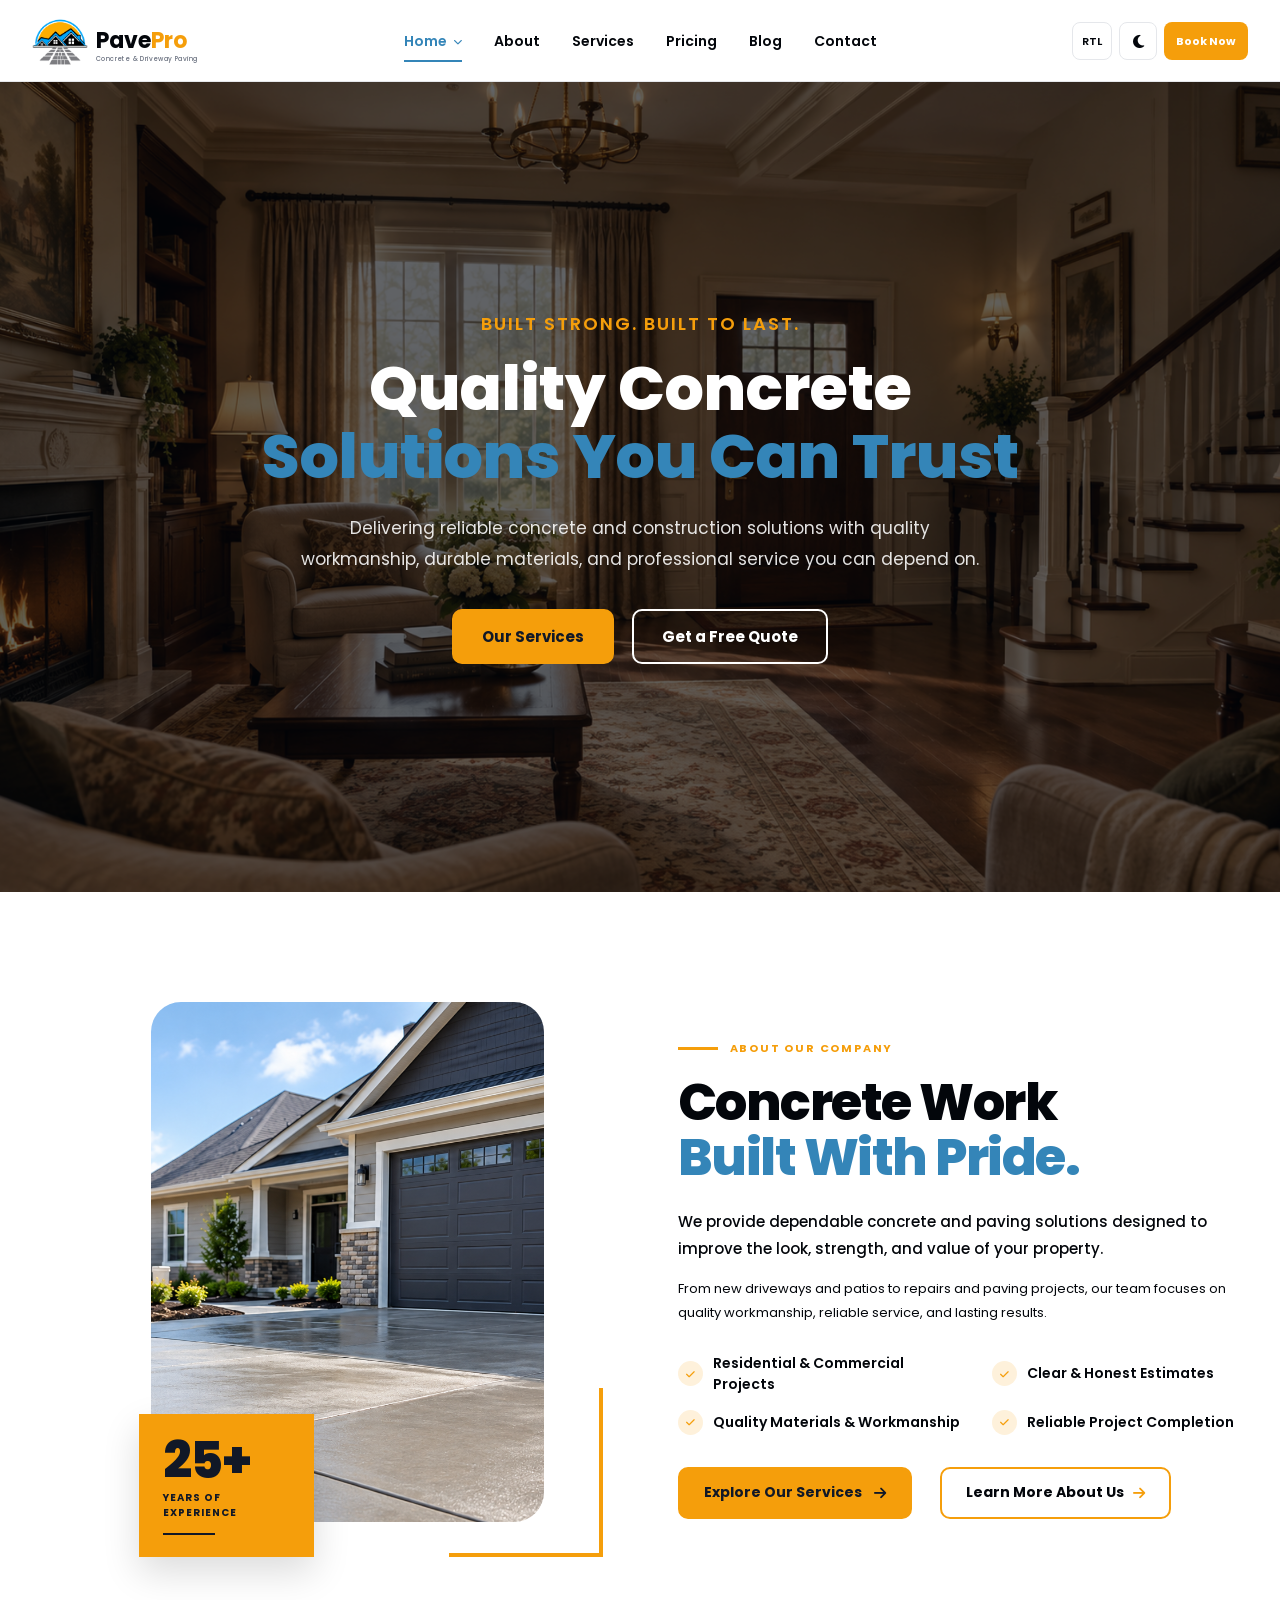
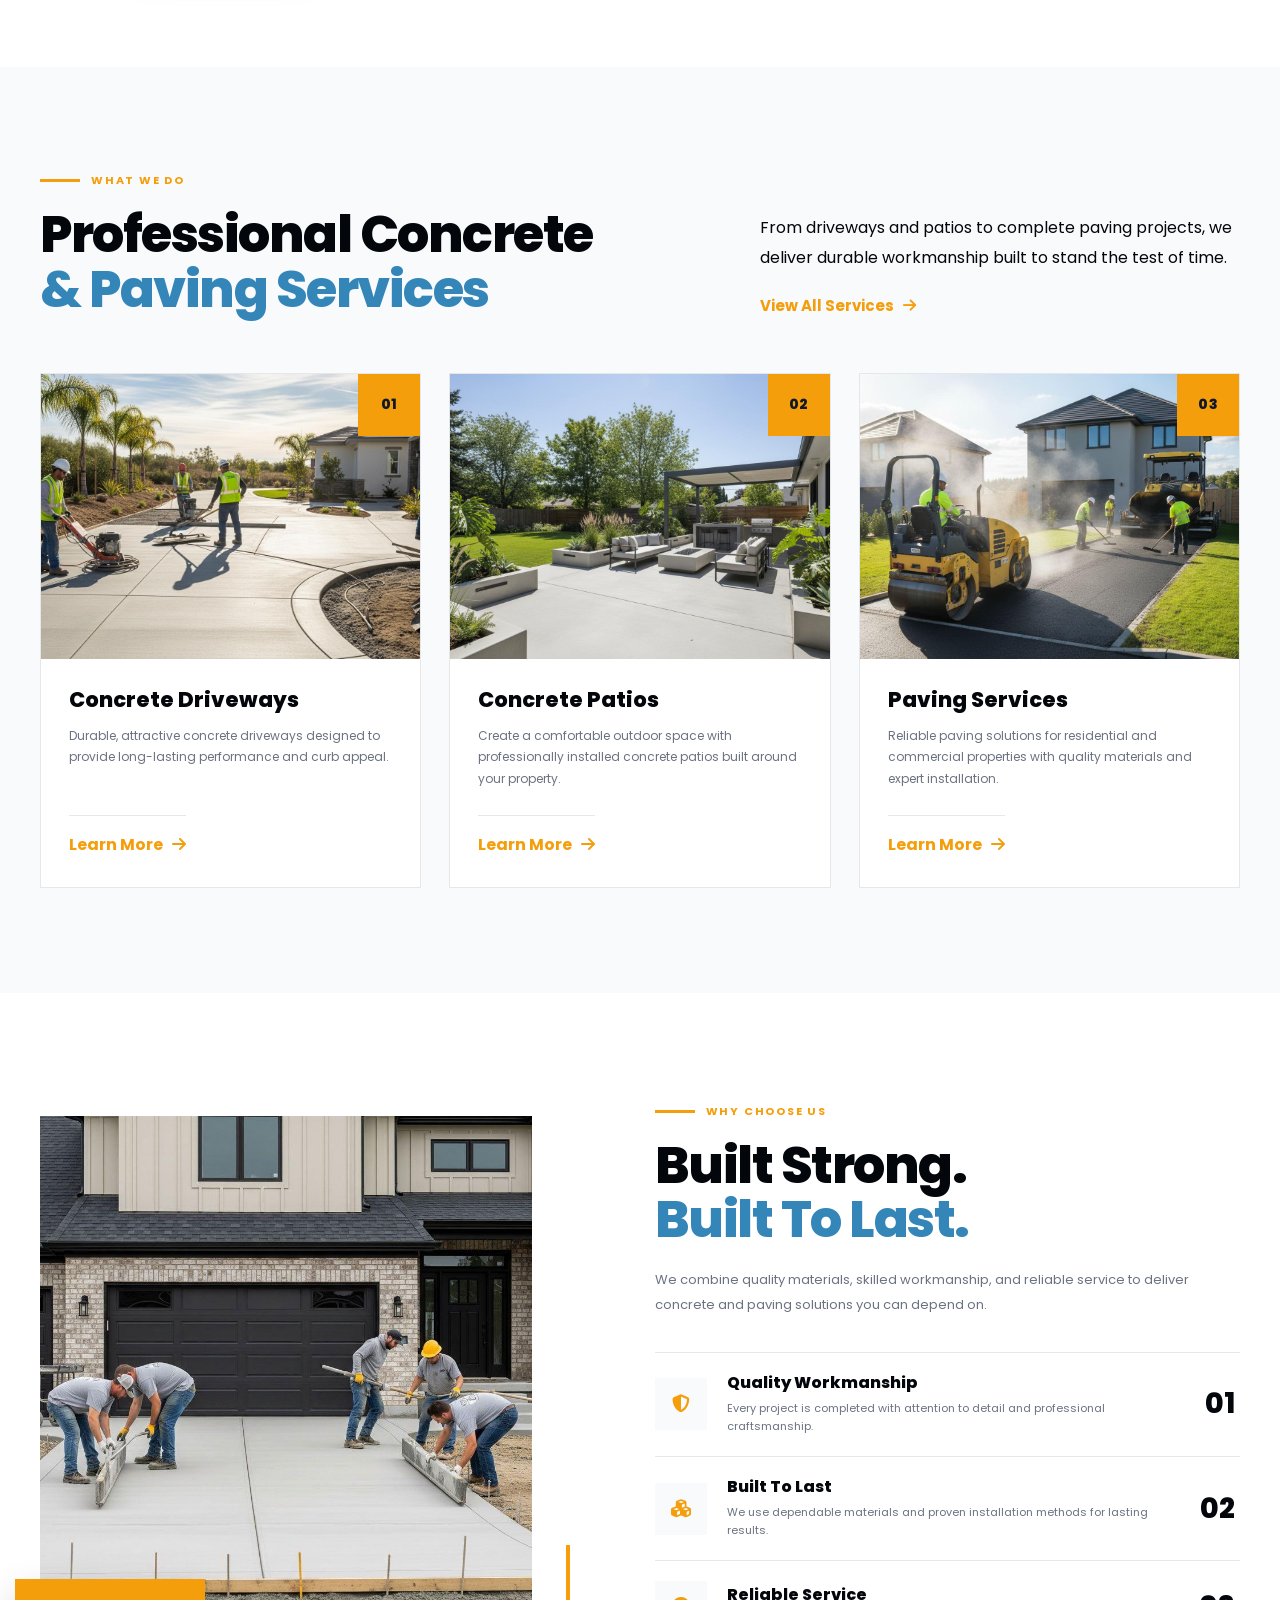
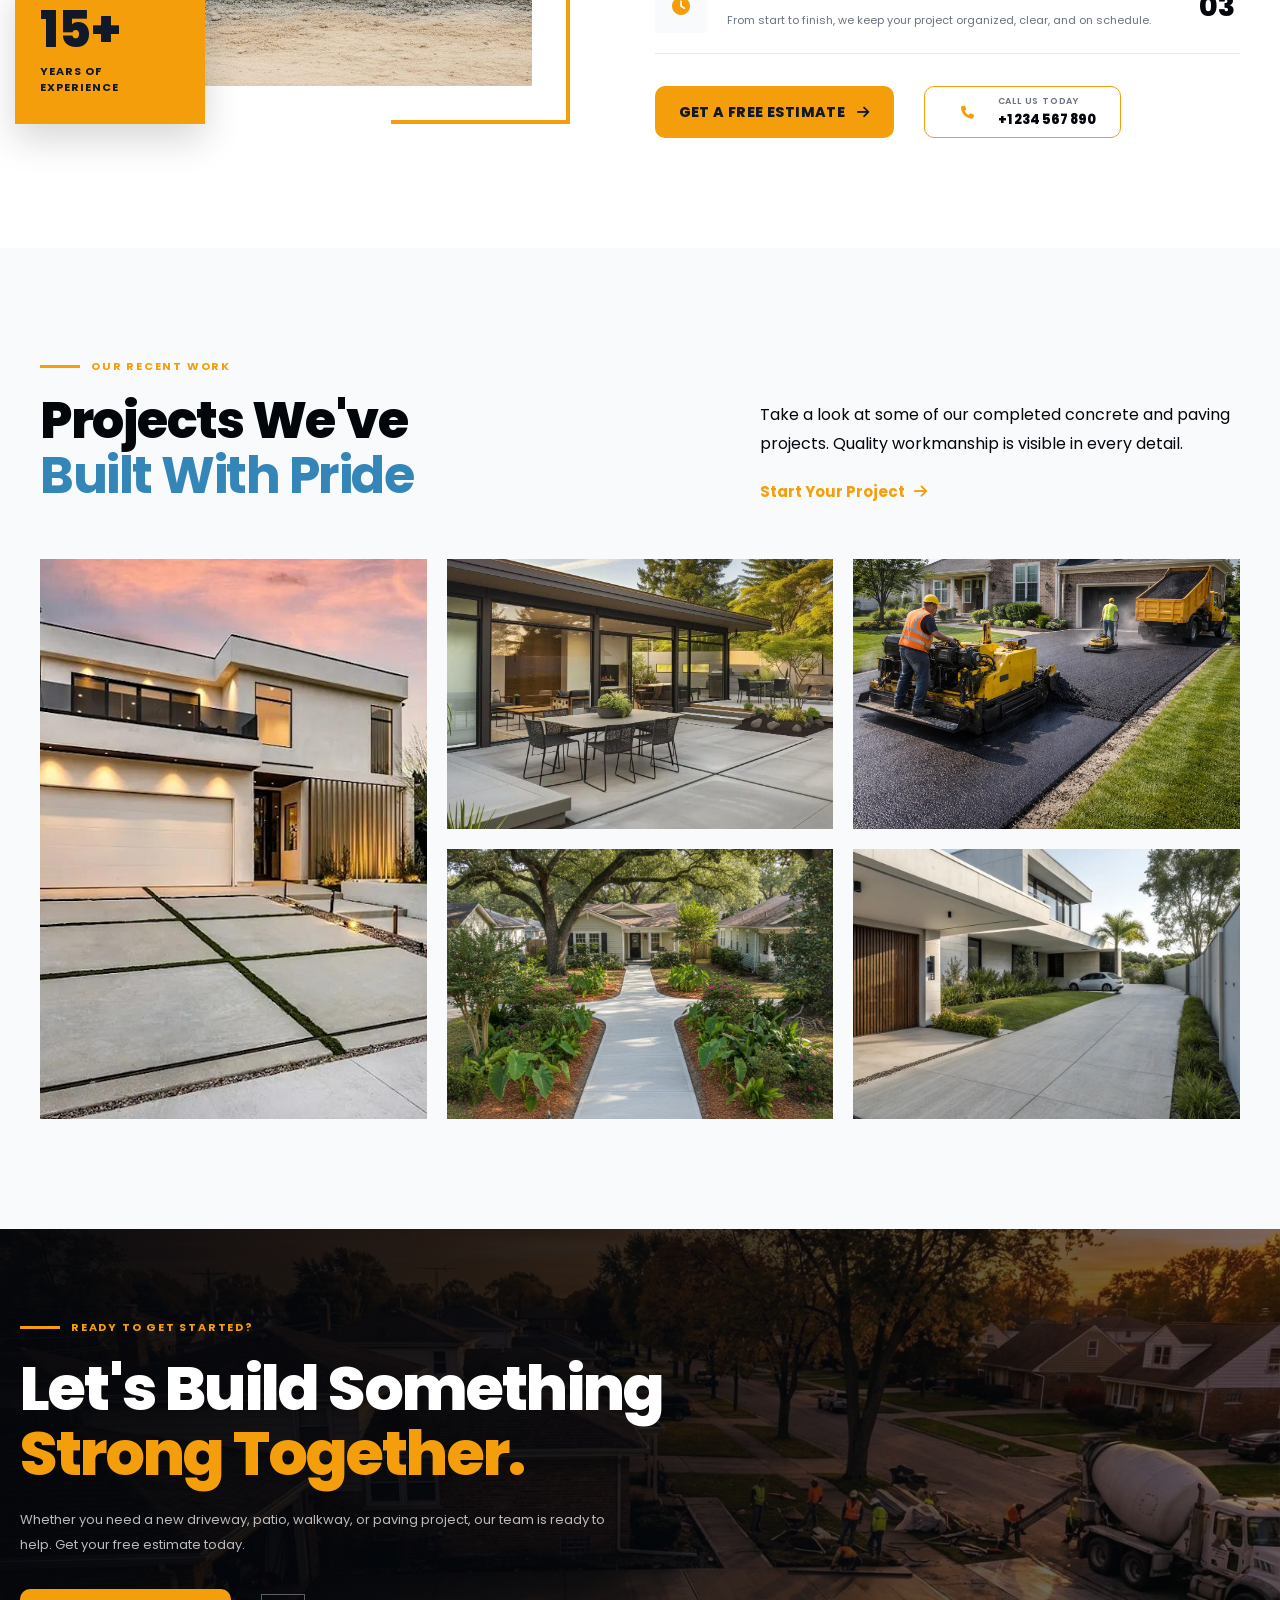
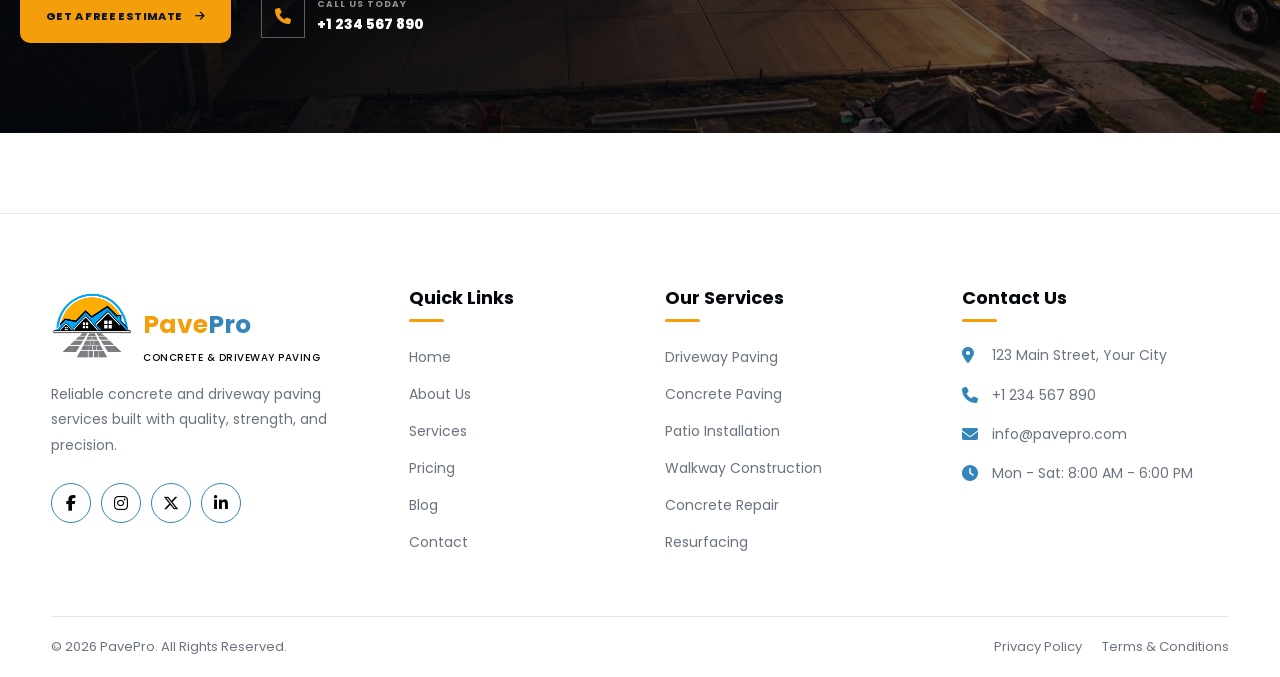
<file: index.html>
<!DOCTYPE html>
<html lang="en" dir="ltr">
<head>
    <meta charset="UTF-8">
    <meta name="viewport" content="width=device-width, initial-scale=1.0">

    <title>Concrete & Driveway Paving contractor</title>
      <link rel="icon" type="images/png" href="images/logo.png">
    <link rel="preconnect" href="https://fonts.googleapis.com">
    <link rel="preconnect" href="https://fonts.gstatic.com" crossorigin>
    <link href="https://fonts.googleapis.com/css2?family=Poppins:wght@400;500;600;700&display=swap" rel="stylesheet">
    <link rel="stylesheet"
          href="https://cdnjs.cloudflare.com/ajax/libs/font-awesome/6.7.2/css/all.min.css">

    <link rel="stylesheet" href="index.css">
</head>

<body>
<header class="navbar">

    <div class="nav-container">
        <a href="index.html" class="logo">
            <img src="images/logo.png" alt="PavePro Logo">
            <span>Pave<span>Pro</span></span>
              <small>Concrete & Driveway Paving</small>
        </a>
        <nav class="nav-menu">
            <div class="nav-dropdown">

                <a href="index.html" class="nav-link home-link">
                    Home
                    <i class="fa-solid fa-chevron-down"></i>
                </a>

                <div class="dropdown-menu">
                    <a href="index.html">Home 1</a>
                    <a href="home2.html">Home 2</a>
                </div>

            </div>
            <a href="about.html" class="nav-link">About</a>

            <a href="services.html" class="nav-link">Services</a>

            <a href="pricing.html" class="nav-link">Pricing</a>

            <a href="blog.html" class="nav-link">Blog</a>

            <a href="contact.html" class="nav-link">Contact</a>

        </nav>
        <div class="nav-actions">

            <button type="button"
                    class="action-btn rtl-btn"
                    id="rtlBtn">
                RTL
            </button>


            <button type="button"
                    class="action-btn theme-btn"
                    aria-label="Toggle dark mode">
                <i class="fa-solid fa-moon"></i>
            </button>


            <a href="requestaquote.html" class="login-btn">
                Book Now
            </a>

        </div>
        <div class="mobile-controls">

            <button type="button"
                    class="mobile-icon rtl-btn"
                    id="mobileRtlBtn">
                RTL
            </button>


            <button type="button"
                    class="mobile-icon theme-btn"
                    aria-label="Toggle dark mode">
                <i class="fa-solid fa-moon"></i>
            </button>


            <button type="button"
                    class="menu-toggle"
                    id="hamburgerBtn"
                    aria-label="Open menu"
                    aria-expanded="false"
                    aria-controls="mobileMenu">

                <i class="fa-solid fa-bars"></i>

            </button>

        </div>

    </div>
    <div class="mobile-menu" id="mobileMenu">
        <div class="mobile-nav-dropdown">

            <button type="button"
                    class="mobile-nav-link mobile-home-toggle"
                    id="mobileHomeToggle">

                <span>Home</span>

                <i class="fa-solid fa-chevron-down"></i>

            </button>


            <div class="mobile-dropdown-menu"
                 id="mobileHomeDropdown">

                <a href="index.html">Home 1</a>

                <a href="home2.html">Home 2</a>

            </div>

        </div>
        <a href="about.html">About</a>

        <a href="services.html">Services</a>

        <a href="pricing.html">Pricing</a>

        <a href="blog.html">Blog</a>

        <a href="contact.html">Contact</a>
        <a href="requestaquote.html" class="mobile-login">
           Book Now
        </a>

    </div>

</header>
<section class="hero-section">

    <div class="hero-overlay"></div>

    <div class="hero-content">

        <p class="hero-subtitle">Built Strong. Built to Last.</p>

        <h1>Quality Concrete<span> Solutions You Can Trust</span> </h1>

        <p class="hero-description">
            Delivering reliable concrete and construction solutions
            with quality workmanship, durable materials, and
            professional service you can depend on.
        </p>

        <div class="hero-buttons">
            <a href="services.html" class="btn btn-primary">
                Our Services
            </a>

            <a href="contact.html" class="btn btn-outline">
                Get a Free Quote
            </a>
        </div>

    </div>

</section>
<section class="about-section" id="about">

    <div class="container">

        <div class="about-grid">
            <div class="about-image-wrap">

                <div class="about-image">

                    <img
                        src="images/about.png"
                        alt="Professional concrete driveway installation"
                    >

                </div>
                <div class="experience-badge">

                    <strong>25+</strong>

                    <span>
                        YEARS OF<br>
                        EXPERIENCE
                    </span>

                    <i></i>

                </div>

            </div>
            <div class="about-content">

                <div class="about-label">
                    <span></span>
                    ABOUT OUR COMPANY
                </div>


                <h2>
                    Concrete Work
                    <strong>Built With Pride.</strong>
                </h2>


                <p class="about-intro-text">
                    We provide dependable concrete and paving solutions
                    designed to improve the look, strength, and value
                    of your property.
                </p>


                <p class="about-description">
                    From new driveways and patios to repairs and paving
                    projects, our team focuses on quality workmanship,
                    reliable service, and lasting results.
                </p>

                <div class="about-features">

                    <div class="about-feature">

                        <span class="feature-check">
                            <i class="fa-solid fa-check"></i>
                        </span>

                        <span>
                            Residential & Commercial Projects
                        </span>

                    </div>


                    <div class="about-feature">

                        <span class="feature-check">
                            <i class="fa-solid fa-check"></i>
                        </span>

                        <span>
                            Clear & Honest Estimates
                        </span>

                    </div>


                    <div class="about-feature">

                        <span class="feature-check">
                            <i class="fa-solid fa-check"></i>
                        </span>

                        <span>
                            Quality Materials & Workmanship
                        </span>

                    </div>


                    <div class="about-feature">

                        <span class="feature-check">
                            <i class="fa-solid fa-check"></i>
                        </span>

                        <span>
                            Reliable Project Completion
                        </span>

                    </div>

                </div>
               <div class="about-actions">

    <a href="services.html" class="btn btn-primary">
        <span>Explore Our Services</span>
        <i class="fa-solid fa-arrow-right"></i>
    </a>

    <a href="contact.html" class="about-more-link">
        <span>Learn More About Us</span>
        <i class="fa-solid fa-arrow-right"></i>
    </a>

</div>

            </div>

        </div>

    </div>

</section>

<section class="services-section" id="services">

    <div class="container">
        <div class="services-heading">

            <div class="services-heading-left">

                <span class="section-label">
                    <i></i>
                    WHAT WE DO
                </span>

                <h2>
                    Professional Concrete
                    <strong>& Paving Services</strong>
                </h2>

            </div>

            <div class="services-heading-right">

                <p>
                    From driveways and patios to complete paving
                    projects, we deliver durable workmanship built
                    to stand the test of time.
                </p>

                <a href="services.html" class="services-top-link">
                    View All Services
                    <i class="fa-solid fa-arrow-right"></i>
                </a>

            </div>

        </div>
        <div class="services-grid">
            <article class="service-card">

                <div class="service-image">

                    <img
                        src="images/driveways.jpg"
                        alt="Concrete driveway installation"
                    >

                    <span class="service-number">
                        01
                    </span>

                </div>

                <div class="service-content">

                    <h3>
                        Concrete Driveways
                    </h3>

                    <p>
                        Durable, attractive concrete driveways
                        designed to provide long-lasting performance
                        and curb appeal.
                    </p>

                    <a href="services.html" class="service-link">
                        Learn More
                        <i class="fa-solid fa-arrow-right"></i>
                    </a>

                </div>

            </article>
            <article class="service-card">

                <div class="service-image">

                    <img
                        src="images/patios.jpg"
                        alt="Concrete patio installation"
                    >

                    <span class="service-number">
                        02
                    </span>

                </div>

                <div class="service-content">

                    <h3>
                        Concrete Patios
                    </h3>

                    <p>
                        Create a comfortable outdoor space with
                        professionally installed concrete patios
                        built around your property.
                    </p>

                    <a href="services.html" class="service-link">
                        Learn More
                        <i class="fa-solid fa-arrow-right"></i>
                    </a>

                </div>

            </article>
            <article class="service-card">

                <div class="service-image">

                    <img
                        src="images/paving.jpg"
                        alt="Professional paving project"
                    >

                    <span class="service-number">
                        03
                    </span>

                </div>

                <div class="service-content">

                    <h3>
                        Paving Services
                    </h3>

                    <p>
                        Reliable paving solutions for residential
                        and commercial properties with quality
                        materials and expert installation.
                    </p>

                    <a href="services.html" class="service-link">
                        Learn More
                        <i class="fa-solid fa-arrow-right"></i>
                    </a>

                </div>

            </article>


        </div>

    </div>

</section>

<section class="why-section" id="why-us">

    <div class="why-container">
        <div class="why-image-wrap">

            <div class="why-image">
                <img
                    src="images/whychooseus.jpg"
                    alt="Professional concrete contractor working"
                >
            </div>

            <div class="why-experience">
                <strong>15+</strong>
                <span>Years of<br>Experience</span>
            </div>

        </div>
        <div class="why-content">

            <span class="why-label">
                <i></i>
                WHY CHOOSE US
            </span>

            <h2>
                Built Strong.
                <strong>Built To Last.</strong>
            </h2>

            <p class="why-intro">
                We combine quality materials, skilled workmanship,
                and reliable service to deliver concrete and paving
                solutions you can depend on.
            </p>
            <div class="why-list">
                <div class="why-item">

                    <div class="why-icon">
                        <i class="fa-solid fa-shield-halved"></i>
                    </div>

                    <div class="why-item-content">
                        <h3>Quality Workmanship</h3>
                        <p>
                            Every project is completed with attention
                            to detail and professional craftsmanship.
                        </p>
                    </div>

                    <span class="why-item-number">01</span>

                </div>
                <div class="why-item">

                    <div class="why-icon">
                        <i class="fa-solid fa-cubes"></i>
                    </div>

                    <div class="why-item-content">
                        <h3>Built To Last</h3>
                        <p>
                            We use dependable materials and proven
                            installation methods for lasting results.
                        </p>
                    </div>

                    <span class="why-item-number">02</span>

                </div>
                <div class="why-item">

                    <div class="why-icon">
                        <i class="fa-solid fa-clock"></i>
                    </div>

                    <div class="why-item-content">
                        <h3>Reliable Service</h3>
                        <p>
                            From start to finish, we keep your project
                            organized, clear, and on schedule.
                        </p>
                    </div>

                    <span class="why-item-number">03</span>

                </div>

            </div>
            <div class="why-action">

                <a href="contact.html" class="why-btn">
                    Get A Free Estimate
                    <i class="fa-solid fa-arrow-right"></i>
                </a>

                <div class="why-phone">
                    <i class="fa-solid fa-phone"></i>
                    <div>
                        <span>Call Us Today</span>
                        <strong>+1 234 567 890</strong>
                    </div>
                </div>

            </div>

        </div>

    </div>

</section>

<section class="projects-section" id="projects">

    <div class="projects-container">
        <div class="projects-heading">

            <div class="projects-heading-left">

                <span class="projects-label">
                    <i></i>
                    OUR RECENT WORK
                </span>

                <h2>
                    Projects We've
                    <strong>Built With Pride</strong>
                </h2>

            </div>

            <div class="projects-heading-right">

                <p>
                    Take a look at some of our completed concrete
                    and paving projects. Quality workmanship is
                    visible in every detail.
                </p>

                <a href="contact.html" class="projects-view-link">
                    Start Your Project
                    <i class="fa-solid fa-arrow-right"></i>
                </a>

            </div>

        </div>
        <div class="projects-grid">
            <a href="#" class="project-card project-large">

                <img
                    src="images/mordern.jpg"
                    alt="Residential concrete driveway"
                >

                <div class="project-overlay">

                    <span>01</span>

                    <div>
                        <small>CONCRETE</small>
                        <h3>Modern Driveway</h3>
                    </div>

                    <i class="fa-solid fa-arrow-up-right-from-square"></i>

                </div>

            </a>
            <a href="services.html" class="project-card">

                <img
                    src="images/outdoor.jpg"
                    alt="Modern concrete patio"
                >

                <div class="project-overlay">

                    <span>02</span>

                    <div>
                        <small>PATIO</small>
                        <h3>Outdoor Patio</h3>
                    </div>

                    <i class="fa-solid fa-arrow-up-right-from-square"></i>

                </div>

            </a>
            <a href="services.html" class="project-card">

                <img
                    src="images/drivewaypaving.jpg"
                    alt="Professional paving project"
                >

                <div class="project-overlay">

                    <span>03</span>

                    <div>
                        <small>PAVING</small>
                        <h3>Driveway Paving</h3>
                    </div>

                    <i class="fa-solid fa-arrow-up-right-from-square"></i>

                </div>

            </a>
            <a href="services.html" class="project-card">

                <img
                    src="images/gardern.jpg"
                    alt="Concrete walkway installation"
                >

                <div class="project-overlay">

                    <span>04</span>

                    <div>
                        <small>CONCRETE</small>
                        <h3>Garden Walkway</h3>
                    </div>

                    <i class="fa-solid fa-arrow-up-right-from-square"></i>

                </div>

            </a>
            <a href="services.html" class="project-card">

                <img
                    src="images/commercial.jpg"
                    alt="Commercial paving project"
                >

                <div class="project-overlay">

                    <span>05</span>

                    <div>
                        <small>COMMERCIAL</small>
                        <h3>Commercial Paving</h3>
                    </div>

                    <i class="fa-solid fa-arrow-up-right-from-square"></i>

                </div>

            </a>

        </div>

    </div>

</section>

<section class="cta-section" id="estimate">

    <div class="cta-bg">
        <img
            src="images/cta 1.jpg"
            alt="Professional concrete paving project"
        >
    </div>

    <div class="cta-overlay"></div>

    <div class="cta-container">

        <div class="cta-content">

            <span class="cta-label">
                <i></i>
                READY TO GET STARTED?
            </span>

            <h2>
                Let's Build Something
                <strong>Strong Together.</strong>
            </h2>

            <p>
                Whether you need a new driveway, patio, walkway,
                or paving project, our team is ready to help.
                Get your free estimate today.
            </p>

            <div class="cta-actions">

                <a href="contact.html" class="cta-btn">
                    Get A Free Estimate
                    <i class="fa-solid fa-arrow-right"></i>
                </a>

                <a href="tel:+1234567890" class="cta-call">
                    <span class="cta-call-icon">
                        <i class="fa-solid fa-phone"></i>
                    </span>

                    <span>
                        <small>CALL US TODAY</small>
                        <strong>+1 234 567 890</strong>
                    </span>
                </a>

            </div>

        </div>

    </div>

</section>

<footer class="footer">

    <div class="footer-container">
        <div class="footer-column footer-about">

            <a href="index.html" class="footer-logo">
                <img src="images/logo.png" alt="PavePro Logo">
                <span>Pave<span>Pro</span></span>
                 <small>Concrete & Driveway Paving</small>
            </a>

            <p>
                Reliable concrete and driveway paving services
                built with quality, strength, and precision.
            </p>

            <div class="footer-social">

                <a href="#" aria-label="Facebook">
                    <i class="fa-brands fa-facebook-f"></i>
                </a>

                <a href="#" aria-label="Instagram">
                    <i class="fa-brands fa-instagram"></i>
                </a>

                <a href="#" aria-label="Twitter">
                    <i class="fa-brands fa-x-twitter"></i>
                </a>

                <a href="#" aria-label="LinkedIn">
                    <i class="fa-brands fa-linkedin-in"></i>
                </a>

            </div>

        </div>
        <div class="footer-column">

            <h3>Quick Links</h3>

            <ul>
                <li><a href="index.html">Home</a></li>
                <li><a href="about.html">About Us</a></li>
                <li><a href="services.html">Services</a></li>
                <li><a href="pricing.html">Pricing</a></li>
                <li><a href="blog.html">Blog</a></li>
                <li><a href="contact.html">Contact</a></li>
            </ul>

        </div>
        <div class="footer-column">

            <h3>Our Services</h3>

            <ul>
                <li><a href="services.html">Driveway Paving</a></li>
                <li><a href="services.html">Concrete Paving</a></li>
                <li><a href="services.html">Patio Installation</a></li>
                <li><a href="services.html">Walkway Construction</a></li>
                <li><a href="services.html">Concrete Repair</a></li>
                <li><a href="services.html">Resurfacing</a></li>
            </ul>

        </div>

        <div class="footer-column footer-contact">

            <h3>Contact Us</h3>

            <div class="contact-item">
                <i class="fa-solid fa-location-dot"></i>
                <span>123 Main Street, Your City</span>
            </div>

            <div class="contact-item">
                <i class="fa-solid fa-phone"></i>
                <span>+1 234 567 890</span>
            </div>

            <div class="contact-item">
                <i class="fa-solid fa-envelope"></i>
                <span>info@pavepro.com</span>
            </div>

            <div class="contact-item">
                <i class="fa-solid fa-clock"></i>
                <span>Mon - Sat: 8:00 AM - 6:00 PM</span>
            </div>

        </div>

    </div>
    <div class="footer-bottom">

        <p>
            © 2026 PavePro. All Rights Reserved.
        </p>

        <div class="footer-bottom-links">
            <a href="#">Privacy Policy</a>
            <a href="#">Terms &amp; Conditions</a>
        </div>

    </div>

</footer>

<script src="script.js"></script>

</body>
</html>
</file>
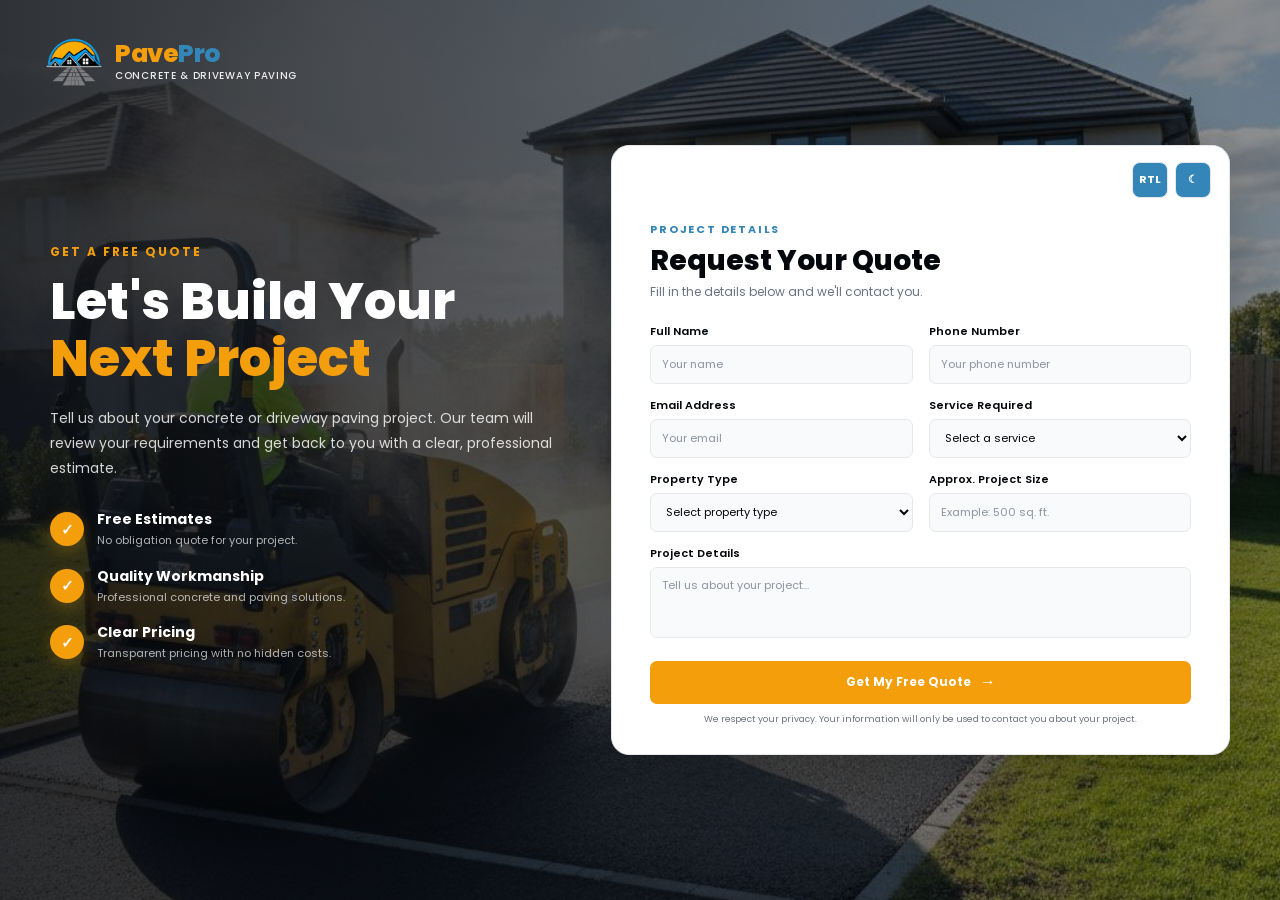
<file: requestaquote.html>
<!DOCTYPE html>
<html lang="en">

<head>
    <meta charset="UTF-8">
    <meta name="viewport" content="width=device-width, initial-scale=1.0">

    <title>Concrete & Driveway Paving Contractor</title>
      <link rel="icon" type="images/png" href="images/logo.png">

    <link rel="stylesheet" href="requestquote.css">

    <link rel="preconnect" href="https://fonts.googleapis.com">
    <link rel="preconnect" href="https://fonts.gstatic.com" crossorigin>

    <link
        href="https://fonts.googleapis.com/css2?family=Poppins:wght@400;500;600;700;800&display=swap"
        rel="stylesheet"
    >
</head>

<body>

    <main class="quote-page">
        <div class="quote-bg"></div>
        <div class="quote-overlay"></div>

        <div class="quote-container">

            <div class="quote-info">

                <span class="quote-label">
                    GET A FREE QUOTE
                </span>


                <h1>
                    Let's Build Your
                    <span>Next Project</span>
                </h1>


                <p>
                    Tell us about your concrete or driveway paving
                    project. Our team will review your requirements
                    and get back to you with a clear, professional
                    estimate.
                </p>

                <div class="quote-points">

                    <div class="quote-point">

                        <div class="point-icon">
                            ✓
                        </div>

                        <div>
                            <h3>
                                Free Estimates
                            </h3>

                            <p>
                                No obligation quote for your project.
                            </p>
                        </div>

                    </div>

                    <div class="quote-point">

                        <div class="point-icon">
                            ✓
                        </div>

                        <div>
                            <h3>
                                Quality Workmanship
                            </h3>

                            <p>
                                Professional concrete and paving solutions.
                            </p>
                        </div>

                    </div>

                    <div class="quote-point">

                        <div class="point-icon">
                            ✓
                        </div>

                        <div>
                            <h3>
                                Clear Pricing
                            </h3>

                            <p>
                                Transparent pricing with no hidden costs.
                            </p>
                        </div>

                    </div>

                </div>

            </div>

            <div class="quote-form-card">

                <div class="quote-top-controls">
<a href="index.html" class="quote-brand">
    <img src="images/logo.png" alt="PavePro Logo">

    <div class="quote-brand-text">
        <span class="quote-brand-name">
            Pave<span>Pro</span>
        </span>
        <small>Concrete &amp; Driveway Paving</small>
    </div>
</a>

                    <button
                        type="button"
                        id="quoteRtlBtn"
                        class="quote-control-btn"
                        aria-label="Toggle RTL"
                    >
                        RTL
                    </button>

                    <button
                        type="button"
                        id="quoteThemeBtn"
                        class="quote-control-btn"
                        aria-label="Toggle Light and Dark Mode"
                    >
                        ☾
                    </button>


                </div>

                <div class="form-heading">

                    <span>
                        PROJECT DETAILS
                    </span>

                    <h2>
                        Request Your Quote
                    </h2>

                    <p>
                        Fill in the details below and we'll contact you.
                    </p>

                </div>

                <form
                    class="quote-form"
                    id="quoteForm"
                >


                    <div class="form-grid">

                        <div class="form-group">

                            <label for="name">
                                Full Name
                            </label>

                            <input
                                type="text"
                                id="name"
                                name="name"
                                placeholder="Your name"
                                autocomplete="name"
                                required
                            >

                        </div>
                        <div class="form-group">

                            <label for="phone">
                                Phone Number
                            </label>

                            <input
                                type="tel"
                                id="phone"
                                name="phone"
                                placeholder="Your phone number"
                                autocomplete="tel"
                                required
                            >

                        </div>

                        <div class="form-group">

                            <label for="email">
                                Email Address
                            </label>

                            <input
                                type="email"
                                id="email"
                                name="email"
                                placeholder="Your email"
                                autocomplete="email"
                                required
                            >

                        </div>

                        <div class="form-group">

                            <label for="service">
                                Service Required
                            </label>

                            <select
                                id="service"
                                name="service"
                                required
                            >

                                <option value="">
                                    Select a service
                                </option>

                                <option value="driveway-paving">
                                    Driveway Paving
                                </option>

                                <option value="concrete-driveway">
                                    Concrete Driveway
                                </option>

                                <option value="concrete-walkway">
                                    Concrete Walkway
                                </option>

                                <option value="patio">
                                    Concrete Patio
                                </option>

                                <option value="paver-installation">
                                    Paver Installation
                                </option>

                                <option value="concrete-replacement">
                                    Concrete Replacement
                                </option>

                                <option value="other">
                                    Other
                                </option>

                            </select>

                        </div>

                        <div class="form-group">

                            <label for="property">
                                Property Type
                            </label>

                            <select
                                id="property"
                                name="property"
                            >

                                <option value="">
                                    Select property type
                                </option>

                                <option value="residential">
                                    Residential
                                </option>

                                <option value="commercial">
                                    Commercial
                                </option>

                            </select>

                        </div>

                        <div class="form-group">

                            <label for="size">
                                Approx. Project Size
                            </label>

                            <input
                                type="text"
                                id="size"
                                name="size"
                                placeholder="Example: 500 sq. ft."
                            >

                        </div>

                    </div>

                    <div class="form-group full-width">

                        <label for="message">
                            Project Details
                        </label>

                        <textarea
                            id="message"
                            name="message"
                            rows="3"
                            placeholder="Tell us about your project..."
                        ></textarea>

                    </div>

                    <button
                        type="submit"
                        class="quote-btn"
                    >

                        <span>
                            Get My Free Quote
                        </span>

                        <span class="quote-arrow">
                            →
                        </span>

                    </button>

                    <div
                        class="quote-success"
                        id="quoteSuccess"
                    >
                        Thank you! Your quote request has been
                        submitted successfully.
                    </div>

                    <p class="form-note">
                        We respect your privacy. Your information will only
                        be used to contact you about your project.
                    </p>

                </form>

            </div>

        </div>

    </main>

    <script>

        document.addEventListener("DOMContentLoaded", function () {

            const rtlBtn =
                document.getElementById("quoteRtlBtn");


            const savedDirection =
                localStorage.getItem("quoteDirection");


            if (savedDirection === "rtl") {

                document.documentElement.dir = "rtl";

                if (rtlBtn) {
                    rtlBtn.textContent = "LTR";
                }

            }


            if (rtlBtn) {

                rtlBtn.addEventListener("click", function () {

                    const isRTL =
                        document.documentElement.dir === "rtl";


                    document.documentElement.dir =
                        isRTL ? "ltr" : "rtl";


                    rtlBtn.textContent =
                        isRTL ? "RTL" : "LTR";


                    localStorage.setItem(
                        "quoteDirection",
                        isRTL ? "ltr" : "rtl"
                    );

                });

            }

            const themeBtn =
                document.getElementById("quoteThemeBtn");


            const savedTheme =
                localStorage.getItem("theme");


            if (savedTheme === "dark") {

                document.body.classList.add("dark-mode");

                if (themeBtn) {
                    themeBtn.textContent = "☀";
                }

            }


            if (themeBtn) {

                themeBtn.addEventListener("click", function () {

                    document.body.classList.toggle("dark-mode");


                    const darkMode =
                        document.body.classList.contains("dark-mode");


                    localStorage.setItem(
                        "theme",
                        darkMode ? "dark" : "light"
                    );


                    themeBtn.textContent =
                        darkMode ? "☀" : "☾";

                });

            }

            const quoteForm =
                document.getElementById("quoteForm");


            const quoteSuccess =
                document.getElementById("quoteSuccess");


            if (quoteForm) {

                quoteForm.addEventListener(
                    "submit",
                    function (event) {

                        event.preventDefault();


                        if (quoteSuccess) {

                            quoteSuccess.classList.add("show");

                        }


                        quoteForm.reset();

                    }
                );

            }

        });

    </script>

</body>

</html>
</file>
<file: index.css>
:root {
    --primary: #f59e0b;
    --secondary: #3485b8;

    --white: #ffffff;
    --black: #03060b;
    --light: #f8fafc;
    --gray: #6b7280;

    --border: #e5e7eb;

    --shadow: 0 8px 25px rgba(0, 0, 0, 0.08);

    --transition: 0.3s ease;
}
body.dark-mode {
    --white: #01040a;
    --black: #f9fafb;
    --light: #1f2937;
    --gray: #d1d5db;
    --border: #374151;

    --shadow: 0 8px 25px rgba(0, 0, 0, 0.25);
}

* {
    margin: 0;
    padding: 0;
    box-sizing: border-box;
}

html,
body {
    width: 100%;
    max-width: 100%;
    overflow-x: hidden;
}

html {
    scroll-behavior: smooth;
}

body {
    font-family: "Poppins", sans-serif;
    background: var(--white);
    color: var(--black);
    transition:
        background var(--transition),
        color var(--transition);
}

button,
a {
    font-family: inherit;
}

button {
    cursor: pointer;
}

a {
    text-decoration: none;
}
.navbar {
    width: 100%;
    height: 94px;
    background: var(--white);
    border-bottom: 1px solid var(--border);
    position: sticky;
    top: 0;
    z-index: 100000;
    transition:
        background var(--transition),
        border-color var(--transition);
}

.nav-container {
    width: min(1180px, 92%);
    height: 100%;
    margin: 0 auto;

    display: grid;
    grid-template-columns:
        minmax(0, 1fr)
        auto
        minmax(0, 1fr);

    align-items: center;
    gap: 30px;
}

.logo {
    position: relative;

    display: flex;
    align-items: center;

    width: max-content;

    color: var(--black);
    text-decoration: none;

    transition: color var(--transition);
}

.logo img {
    width: 82px;
    height: 80px;

    object-fit: cover;
    border-radius: 5px;

    flex-shrink: 0;

    transition:
        transform var(--transition),
        background var(--transition);
}

.logo > span {
    position: relative;

    margin-left: 10px;

    font-size: 27px;
    font-weight: 700;
    line-height: 1;

    color: var(--black);

    white-space: nowrap;
}

.logo > span > span {
    color: var(--primary);
}

.logo small {
    position: absolute;

    left: 92px;
    bottom: 4px;

    font-size: 8px;
    font-weight: 500;
    letter-spacing: 0.4px;

    color: var(--gray);

    white-space: nowrap;
}

.nav-menu {
    justify-self: center;

    display: flex;
    align-items: center;
    justify-content: center;

    gap: 38px;
}

.nav-link {
    position: relative;

    display: flex;
    align-items: center;

    gap: 6px;

    color: var(--black);

    font-size: 16px;
    font-weight: 600;

    white-space: nowrap;
    text-decoration: none;

    padding: 35px 0;

    transition: color var(--transition);
}

.nav-link:hover {
    color: var(--secondary);
}

.nav-link::after {
    content: "";

    position: absolute;

    left: 0;
    bottom: 25px;

    width: 0;
    height: 3px;

    background: var(--secondary);

    opacity: 1;
    visibility: visible;

    transition: width 0.25s ease;
}

.nav-link:hover::after,
.nav-link.active::after {
    width: 100%;
}

.nav-link.active {
    color: var(--secondary);
}

.nav-link i {
    font-size: 10px;

    transition: transform var(--transition);
}

.nav-dropdown {
    position: relative;
}

.nav-dropdown.open .nav-link i {
    transform: rotate(180deg);
}

.dropdown-menu {
    position: absolute;

    top: calc(100% - 1px);
    left: 50%;

    transform: translateX(-50%);

    min-width: 170px;

    padding: 10px;

    background: var(--white);

    border: 1px solid var(--border);
    border-radius: 10px;

    box-shadow: var(--shadow);

    opacity: 0;
    visibility: hidden;
    pointer-events: none;

    z-index: 100001;

    transition:
        opacity 0.2s ease,
        visibility 0.2s ease;
}

.nav-dropdown.open .dropdown-menu {
    opacity: 1;
    visibility: visible;
    pointer-events: auto;
}

.dropdown-menu a {
    display: block;

    width: 100%;

    padding: 11px 14px;

    box-sizing: border-box;

    color: var(--black);

    font-size: 14px;
    font-weight: 500;

    text-decoration: none;

    border-radius: 7px;

    transition:
        color var(--transition),
        background var(--transition);
}

.dropdown-menu a:hover {
    color: var(--secondary);
    background: var(--light);
}

.nav-actions {
    justify-self: end;

    display: flex;
    align-items: center;

    gap: 10px;

    direction: ltr;
}

.action-btn {
    width: auto;
    min-width: 42px;
    height: 42px;

    display: flex;
    align-items: center;
    justify-content: center;

    padding: 0 12px;

    border: 1px solid var(--border);
    border-radius: 8px;

    background: var(--white);

    color: var(--black);

    font-size: 13px;
    font-weight: 600;

    cursor: pointer;

    transition:
        color var(--transition),
        background var(--transition),
        border-color var(--transition),
        transform var(--transition);
}

.action-btn:hover {
    color: var(--secondary);
    border-color: var(--secondary);
    background: var(--light);

    transform: translateY(-1px);
}

.theme-btn {
    width: 42px;
    min-width: 42px;

    padding: 0;
}

.theme-btn i {
    font-size: 15px;
}

.login-btn {
    height: 42px;

    min-width: 92px;

    display: flex;
    align-items: center;
    justify-content: center;

    padding: 0 18px;

    border-radius: 8px;

    background: var(--primary);
    color: #ffffff;

    font-size: 13px;
    font-weight: 700;

    text-decoration: none;

    white-space: nowrap;

    transition:
        background var(--transition),
        transform var(--transition),
        box-shadow var(--transition);
}

.login-btn:hover {
    background: var(--secondary);

    color: #ffffff;

    transform: translateY(-1px);

    box-shadow: var(--shadow);
}

.mobile-controls {
    display: none;

    align-items: center;

    gap: 7px;

    direction: ltr;
}

.mobile-icon {
    width: 38px;
    height: 38px;

    display: flex;
    align-items: center;
    justify-content: center;

    padding: 0;

    border: 1px solid var(--border);
    border-radius: 8px;

    background: var(--white);

    color: var(--black);

    font-size: 12px;
    font-weight: 600;

    cursor: pointer;

    transition:
        color var(--transition),
        background var(--transition),
        border-color var(--transition);
}

.mobile-icon:hover {
    color: var(--secondary);
    border-color: var(--secondary);
    background: var(--light);
}

.mobile-icon i {
    font-size: 14px;
}

.menu-toggle {
    width: 38px;
    height: 38px;

    display: flex;
    align-items: center;
    justify-content: center;

    padding: 0;

    border: 1px solid var(--border);
    border-radius: 8px;

    background: var(--white);

    color: var(--black);

    font-size: 16px;

    cursor: pointer;

    transition:
        color var(--transition),
        background var(--transition),
        border-color var(--transition);
}

.menu-toggle:hover {
    color: var(--secondary);
    border-color: var(--secondary);
    background: var(--light);
}

.mobile-menu {
    display: none;
}

html {
    overflow-x: clip;
}

body {
    margin: 0;
    overflow-x: clip;
}

body.rtl .nav-actions {
    direction: ltr;
}

body.rtl .nav-menu {
    direction: rtl;
}

body.dark-mode .logo img {
    background: #000000;
}

body.dark-mode .action-btn,
body.dark-mode .action-btn i,
body.dark-mode .theme-btn,
body.dark-mode .theme-btn i {
    color: #ffffff !important;
}

body.dark-mode .mobile-icon,
body.dark-mode .mobile-icon i,
body.dark-mode .menu-toggle,
body.dark-mode .menu-toggle i {
    color: #ffffff !important;
}
@media (min-width: 1025px) and (max-width: 1280px) {

    .navbar {
        height: 82px;
    }

    .nav-container {
        width: 100%;
        max-width: none;
        height: 82px;

        grid-template-columns:
            minmax(220px, 1fr)
            auto
            minmax(220px, 1fr);

        gap: 20px;
        padding: 0 32px;
        box-sizing: border-box;
    }

    .logo {
        justify-self: start;
    }

    .logo img {
        width: 56px;
        height: 56px;
    }

    .logo > span {
        margin-left: 8px;
        font-size: 22px;
    }

    .logo small {
        left: 64px;
        bottom: 5px;
        font-size: 6.5px;
    }

    .nav-menu {
        gap: 32px;
    }

    .nav-link {
        font-size: 14px;
        padding: 29px 0;
    }

    .nav-link::after {
        bottom: 19px;
        height: 2px;
    }

    .nav-link i {
        font-size: 9px;
    }

    .nav-dropdown {
        position: relative;
    }

    .dropdown-menu {
        top: calc(100% - 1px);
        min-width: 160px;
    }

    .nav-actions {
        justify-self: end;
        gap: 7px;
    }

    .action-btn {
        height: 38px;
        min-width: 38px;
        padding: 0 9px;
        font-size: 11px;
    }

    .theme-btn {
        width: 38px;
        min-width: 38px;
    }

    .login-btn {
        height: 38px;
        min-width: 76px;
        padding: 0 12px;
        font-size: 11px;
    }
}

/* =========================
   768px
========================= */

@media (max-width: 768px) {

    .navbar {
        height: 75px;
    }

    .nav-container {
        width: 92%;
        height: 75px;

        display: flex;
        align-items: center;
        justify-content: space-between;

        gap: 10px;
    }

    .logo img {
        width: 45px;
        height: 38px;
    }

    .logo > span {
        margin-left: 7px;

        font-size: 20px;
    }

    .logo small {
        left: 52px;
        bottom: 6px;

        font-size: 6px;
        letter-spacing: 0.2px;
    }

    .nav-menu,
    .nav-actions {
        display: none;
    }

    .mobile-controls {
        display: flex;
    }

    .mobile-menu {
        position: absolute;

        top: 75px;
        left: 0;

        width: 100%;

        display: flex;
        flex-direction: column;

        padding: 12px 0 18px;

        background: var(--white);

        border-bottom: 1px solid var(--border);

        box-shadow: var(--shadow);

        opacity: 0;
        visibility: hidden;

        transform: translateY(-10px);

        pointer-events: none;

        z-index: 99998;

        transition:
            opacity 0.25s ease,
            visibility 0.25s ease,
            transform 0.25s ease;
    }

    .mobile-menu.show {
        opacity: 1;
        visibility: visible;

        transform: translateY(0);

        pointer-events: auto;
    }

    .mobile-menu > a,
    .mobile-nav-link {
        width: 100%;

        min-height: 48px;

        display: flex;
        align-items: center;

        padding: 0 22px;

        box-sizing: border-box;

        border: 0;

        background: transparent;

        color: var(--black);

        font-size: 15px;
        font-weight: 600;

        text-decoration: none;

        cursor: pointer;

        transition:
            color var(--transition),
            background var(--transition);
    }

    .mobile-menu > a:hover,
    .mobile-nav-link:hover {
        color: var(--secondary);

        background: var(--light);
    }

    .mobile-nav-dropdown {
        width: 100%;
    }

    .mobile-home-toggle {
        justify-content: space-between;

        text-align: left;
    }

    .mobile-home-toggle i {
        font-size: 11px;

        transition: transform var(--transition);
    }

    .mobile-home-toggle.open i {
        transform: rotate(180deg);
    }

    .mobile-dropdown-menu {
        display: none;

        width: 100%;

        padding: 4px 15px 8px;

        box-sizing: border-box;
    }

    .mobile-dropdown-menu.show {
        display: block;
    }

    .mobile-dropdown-menu a {
        display: flex;
        align-items: center;

        min-height: 42px;

        padding: 0 18px;

        border-radius: 7px;

        color: var(--black);

        font-size: 14px;
        font-weight: 500;

        text-decoration: none;

        transition:
            color var(--transition),
            background var(--transition);
    }

    .mobile-dropdown-menu a:hover {
        color: var(--secondary);

        background: var(--light);
    }

    .mobile-login {
        margin: 10px 18px 0;

        width: calc(100% - 36px) !important;

        min-height: 45px !important;

        justify-content: center;

        border-radius: 8px;

        background: var(--primary) !important;

        color: #ffffff !important;
    }

    .mobile-login:hover {
        background: var(--secondary) !important;

        color: #ffffff !important;
    }

    body.rtl .mobile-menu {
        direction: rtl;
    }

    body.rtl .mobile-menu > a,
    body.rtl .mobile-nav-link {
        text-align: right;
    }

    body.rtl .mobile-home-toggle {
        text-align: right;
    }

    body.rtl .mobile-dropdown-menu {
        direction: rtl;
    }
}


/* =========================
   480px
========================= */

@media (max-width: 480px) {

    .navbar {
        height: 70px;
    }

    .nav-container {
        width: calc(100% - 24px);
        height: 70px;
    }

    .logo img {
        width: 42px;
        height: 36px;
    }

    .logo > span {
        margin-left: 6px;

        font-size: 18px;
    }

    .logo small {
        left: 48px;
        bottom: 5px;

        font-size: 5.5px;
    }

    .mobile-controls {
        gap: 5px;
    }

    .mobile-icon,
    .menu-toggle {
        width: 35px;
        height: 35px;
    }

    .mobile-menu {
        top: 70px;
    }

    .mobile-menu > a,
    .mobile-nav-link {
        min-height: 46px;

        padding: 0 18px;

        font-size: 14px;
    }

    .mobile-dropdown-menu {
        padding-left: 12px;
        padding-right: 12px;
    }

    .mobile-dropdown-menu a {
        min-height: 40px;

        padding: 0 15px;

        font-size: 13px;
    }
}


/* =========================
   360px
========================= */

@media (max-width: 360px) {

    .nav-container {
        width: calc(100% - 18px);
    }

    .logo img {
        width: 39px;
        height: 34px;
    }

    .logo > span {
        margin-left: 5px;

        font-size: 17px;
    }

    .logo small {
        left: 44px;

        font-size: 5px;
    }

    .mobile-controls {
        gap: 4px;
    }

    .mobile-icon,
    .menu-toggle {
        width: 33px;
        height: 33px;
    }

    .mobile-icon {
        font-size: 10px;
    }

    .mobile-menu > a,
    .mobile-nav-link {
        padding: 0 15px;
    }
}


/* =========================
   RTL
========================= */

body.rtl .logo {
    direction: ltr;
}

body.rtl .nav-dropdown .dropdown-menu {
    direction: rtl;
}

body.rtl .dropdown-menu {
    left: auto;
    right: 50%;

    transform: translateX(50%);
}

body.rtl .mobile-home-toggle {
    flex-direction: row-reverse;
}

body.rtl .mobile-dropdown-menu {
    text-align: right;
}

.footer {
    background: var(--white);
    color: var(--black);
    border-top: 1px solid var(--border);
    margin-top: 80px;

    transition: var(--transition);
}

.footer-container {
    width: min(1180px, 92%);
    margin: auto;

    padding: 70px 0 50px;

    display: grid;
    grid-template-columns: 1.5fr 1fr 1.2fr 1.3fr;
    gap: 50px;
}

.footer-logo {
    display: inline-flex;
    align-items: center;

    gap: 10px;

    color: var(--black);
    font-size: 25px;
    font-weight: 700;

    text-decoration: none;
    margin-bottom: 18px;

    position: relative;
    white-space: nowrap;
}
.footer-logo img {
    width: 82px;
    height: 80px;

    object-fit: contain;
    border-radius: 5px;

    display: block;
    flex-shrink: 0;
}
.footer-logo > span {
    display: inline-block;

    color: var(--primary);
    font-size: 25px;
    font-weight: 700;
    line-height: 1;

    white-space: nowrap;
}

.footer-logo > span > span {
    color: var(--secondary);
}

.footer-logo small {
    position: absolute;

    left: 92px;
    bottom: 1px;

    font-size: 10px;
    font-weight: 500;
    line-height: 1;

    white-space: nowrap;

    color: var(--black);
    letter-spacing: 0.5px;

    text-transform: uppercase;
}

body.dark-mode .footer-logo > span {
    color: var(--primary);
}

body.dark-mode .footer-logo > span > span {
    color: var(--secondary);
}

body.dark-mode .footer-logo small {
    color: var(--gray);
}


@media (max-width: 1024px) {

    .footer-logo img {
        width: 72px;
        height: 70px;
    }

    .footer-logo > span {
        font-size: 23px;
    }

    .footer-logo small {
        left: 82px;
        bottom: 1px;
        font-size: 7.5px;
    }
}

@media (max-width: 768px) {

    .footer-logo {
        gap: 7px;
    }

    .footer-logo img {
        width: 55px;
        height: 54px;
    }

    .footer-logo > span {
        font-size: 20px;
    }

    .footer-logo small {
        left: 62px;
        bottom: 0;
        font-size: 6.5px;
        letter-spacing: 0.3px;
    }
}

.footer-about p {
    max-width: 320px;

    color: var(--gray);
    font-size: 14px;
    line-height: 1.8;

    margin-bottom: 25px;
}

.footer-column h3 {
    color: var(--black);
    font-size: 18px;
    margin-bottom: 22px;
}

.footer-column h3::after {
    content: "";

    display: block;

    width: 35px;
    height: 3px;

    background: var(--primary);

    border-radius: 5px;

    margin-top: 8px;
}

.footer-column ul {
    list-style: none;
    padding: 0;
    margin: 0;
}

.footer-column ul li {
    margin-bottom: 12px;
}

.footer-column ul li a {
    color: var(--gray);
    text-decoration: none;

    font-size: 14px;

    transition: var(--transition);
}

.footer-column ul li a:hover {
    color: var(--secondary);
    padding-left: 5px;
}

.footer-social {
    display: flex;
    gap: 10px;
}

.footer-social a {
    width: 40px;
    height: 40px;

    display: flex;
    align-items: center;
    justify-content: center;

    border: 1px solid var(--secondary);
    border-radius: 50%;

    color: var(--black);

    text-decoration: none;

    transition: var(--transition);
}

.footer-social a:hover {
    background: var(--primary);
    border-color: var(--primary);
    color: #ffffff;

    transform: translateY(-3px);
}

.contact-item {
    display: flex;
    align-items: flex-start;
    gap: 12px;

    margin-bottom: 17px;

    color: var(--gray);

    font-size: 14px;
    line-height: 1.6;
}

.contact-item i {
    color: var(--secondary);
    font-size: 16px;

    margin-top: 3px;
    min-width: 18px;
}

.footer-bottom {
    width: min(1180px, 92%);
    margin: auto;

    border-top: 1px solid var(--border);

    padding: 20px 0;

    display: flex;
    align-items: center;
    justify-content: space-between;

    gap: 20px;
}

.footer-bottom p {
    margin: 0;

    color: var(--gray);
    font-size: 13px;
}

.footer-bottom-links {
    display: flex;
    gap: 20px;
}

.footer-bottom-links a {
    color: var(--gray);
    text-decoration: none;

    font-size: 13px;

    transition: var(--transition);
}

.footer-bottom-links a:hover {
    color: var(--secondary);
}

@media (max-width: 1024px) {

    .footer-container {
        width: 94%;
        grid-template-columns: repeat(2, minmax(0, 1fr));
        gap: 40px 30px;
    }

    .footer-about p {
        max-width: 100%;
    }
}

@media (max-width: 768px) {

    .footer {
        margin-top: 50px;
        width: 100%;
        overflow: hidden;
        text-align: center;
    }

    .footer-container {
        width: 92%;
        padding: 50px 0 35px;

        display: grid;
        grid-template-columns: 1fr;

        gap: 38px;
        justify-items: center;
        text-align: center;
    }

    .footer-about {
        width: 100%;
        display: flex;
        flex-direction: column;
        align-items: center;
        text-align: center;
    }

    .footer-logo {
        display: inline-flex;
        align-items: center;
        justify-content: center;

        width: max-content;
        max-width: 100%;

        margin-left: auto;
        margin-right: auto;
    }

    .footer-logo img {
        width: 70px;
        height: 68px;
    }

    .footer-logo > span {
        font-size: 24px;
    }

    .footer-logo small {
        left: 80px;
        bottom: 0;
        font-size: 7px;
    }

    .footer-about p {
        width: 100%;
        max-width: 500px;

        margin-left: auto;
        margin-right: auto;

        font-size: 14px;
        line-height: 1.8;

        text-align: center;
    }

    .footer-column {
        width: 100%;

        display: flex;
        flex-direction: column;
        align-items: center;

        text-align: center;
    }

    .footer-column h3 {
        font-size: 18px;
        margin-bottom: 18px;
        text-align: center;
    }

    .footer-column ul {
        padding: 0;
        margin: 0;

        list-style: none;

        display: flex;
        flex-direction: column;
        align-items: center;
    }

    .footer-column ul li {
        margin-bottom: 11px;
        text-align: center;
    }

    .footer-column ul li a {
        font-size: 14px;
        text-align: center;
    }

    .footer-social {
        width: 100%;

        display: flex;
        flex-wrap: wrap;

        justify-content: center;
        align-items: center;

        gap: 10px;
    }

    .contact-item {
        width: 100%;
        max-width: 500px;

        display: flex;
        justify-content: center;
        align-items: center;

        text-align: center;

        word-break: break-word;
    }

    .footer-bottom {
        width: 92%;
        padding: 18px 0;

        display: flex;
        flex-direction: column;

        align-items: center;
        justify-content: center;

        text-align: center;

        gap: 12px;

        margin-left: auto;
        margin-right: auto;
    }

    .footer-bottom p {
        font-size: 12px;
        text-align: center;
    }

    .footer-bottom-links {
        display: flex;
        flex-wrap: wrap;

        justify-content: center;
        align-items: center;

        gap: 15px;
    }

    .footer-bottom-links a {
        font-size: 12px;
        text-align: center;
    }
}

.hero-section {
    position: relative;
    min-height: 90vh;
    width: 100%;
    display: flex;
    align-items: center;
    justify-content: center;

    background-image: url("images/home1\ bg.png");
    background-size: cover;
    background-position: center;
    background-repeat: no-repeat;

    overflow: hidden;
}

.hero-overlay {
    position: absolute;
    inset: 0;

    background: rgba(3, 6, 11, 0.62);

    z-index: 1;
}

.hero-content {
    position: relative;
    z-index: 2;

    width: 90%;
    max-width: 900px;

    text-align: center;

    padding: 40px 20px;
}

.hero-subtitle {
    margin-bottom: 18px;

    font-size: 18px;
    font-weight: 600;
    letter-spacing: 2px;
    text-transform: uppercase;

    color: var(--primary);
}

.hero-content h1 {
    margin: 0 auto 22px;

    max-width: 850px;

    font-size: 62px;
    line-height: 1.1;
    font-weight: 800;

    color: var(--white);
}

.hero-content h1 span {
    color: var(--secondary);
}

.hero-description {
    max-width: 700px;
    margin: 0 auto 35px;

    font-size: 17px;
    line-height: 1.8;

    color: rgba(255, 255, 255, 0.88);
}

.hero-buttons {
    display: flex;
    justify-content: center;
    align-items: center;

    gap: 18px;
    flex-wrap: wrap;
}

.btn {
    display: inline-flex;
    align-items: center;
    justify-content: center;

    min-width: 160px;
    padding: 14px 28px;

    border-radius: 10px;

    text-decoration: none;

    font-size: 15px;
    font-weight: 700;

    transition:
        background var(--transition),
        color var(--transition),
        border-color var(--transition),
        transform var(--transition),
        box-shadow var(--transition);
}

.btn-primary {
    background: var(--primary);
    color: #111827;

    border: 2px solid var(--primary);
}

.btn-primary:hover {
    background: var(--secondary);
    color: #ffffff;

    border-color: var(--secondary);

    transform: translateY(-3px);
}

.btn-outline {
    background: transparent;
    color: #ffffff;

    border: 2px solid #ffffff;
}

.btn-outline:hover {
    background: #ffffff;
    color: #111827;

    transform: translateY(-3px);
}

body.dark-mode .hero-section {
    background-image: url("images/home1\ bg.png");
}

body.dark-mode .hero-overlay {
    background: rgba(3, 6, 11, 0.70);
}

body.dark-mode .hero-subtitle {
    color: #ffffff;
}

body.dark-mode .hero-content h1 {
    color: #ffffff;
}

body.dark-mode .hero-content h1 span {
    color: var(--primary);
}

body.dark-mode .hero-description {
    color: rgba(255, 255, 255, 0.90);
}

body.dark-mode .btn-primary {
    background: var(--primary);
    color: #01040a;
    border-color: var(--primary);
}

body.dark-mode .btn-primary:hover {
    background: var(--secondary);
    color: #ffffff;
    border-color: var(--secondary);
}

body.dark-mode .btn-outline {
    color: #ffffff;
    border-color: #ffffff;
}

body.dark-mode .btn-outline:hover {
    background: #ffffff;
    color: #01040a;
}

@media (max-width: 1024px) {

    .hero-section {
        min-height: 80vh;
        background-position: center;
    }

    .hero-content {
        width: 92%;
    }

    .hero-content h1 {
        font-size: 52px;
    }

    .hero-description {
        max-width: 650px;
        font-size: 16px;
    }
}


@media (max-width: 768px) {

    .hero-section {
        min-height: 78vh;
        background-position: center center;
    }

    .hero-overlay {
        background: rgba(3, 6, 11, 0.66);
    }

    .hero-content {
        width: 94%;
        padding: 30px 15px;
    }

    .hero-subtitle {
        font-size: 14px;
        letter-spacing: 1.5px;
        margin-bottom: 14px;
    }

    .hero-content h1 {
        font-size: 38px;
        line-height: 1.15;
        margin-bottom: 18px;
    }

    .hero-description {
        font-size: 15px;
        line-height: 1.7;
        margin-bottom: 28px;
    }

    .hero-buttons {
        flex-direction: column;
        gap: 12px;
    }

    .btn {
        width: 100%;
        max-width: 230px;
        padding: 13px 22px;
    }
}


.about-section {
    position: relative;

    padding: 110px 0;

    background: var(--white);

    overflow: hidden;
}

.about-grid {
    display: grid;

    grid-template-columns: 1fr 1fr;

    align-items: center;

    gap: 75px;
}

.about-image-wrap {
    position: relative;

    width: 100%;

    padding-right: 15px;
    padding-bottom: 35px;
    padding-left: 25%;
    
}

.about-image {
    position: relative;

    width: 90%;
    height: 520px;

    overflow: hidden;

    background: var(--light);

    z-index: 2;
    border-radius: 30px;
      opacity: 0;
    transform: translateX(100px);

    transition:
        opacity 0.8s ease,
        transform 0.8s ease;
}
.about-image.show {
    opacity: 1;

    transform: translateX(0);
}

.about-image img {
    width: 100%;
    height: 100%;

    display: block;

    object-fit: cover;
    object-position: center;

    transition: transform 0.6s ease;
}

.about-image-wrap:hover .about-image img {
    transform: scale(1.03);
}

.about-image-wrap::after {
    content: "";

    position: absolute;

    right: 0;
    bottom: 0;

    width: 150px;
    height: 165px;

    border-right: 4px solid var(--primary);
    border-bottom: 4px solid var(--primary);

    z-index: 1;

    pointer-events: none;
}

.experience-badge {
    position: absolute;

    left: 23%;
    bottom: 0;

    z-index: 5;

    width: 175px;
    min-height: 135px;

    display: flex;
    flex-direction: column;
    justify-content: center;

    padding: 22px 24px;

    background: var(--primary);

    color: #111827;

    box-shadow: 0 15px 35px rgba(0, 0, 0, 0.14);
}

.experience-badge strong {
    display: block;

    margin-bottom: 4px;

    font-size: 50px;
    line-height: 1;

    font-weight: 800;

    letter-spacing: -1px;
}

.experience-badge span {
    display: block;

    font-size: 10px;
    line-height: 1.5;

    font-weight: 700;

    letter-spacing: 1px;
}

.experience-badge i {
    display: block;

    width: 52px;
    height: 2px;

    margin-top: 13px;

    background: #111827;
}

.about-content {
    width: 100%;

    max-width: 600px;
}

.about-label {
    display: flex;
    align-items: center;

    gap: 12px;

    margin-bottom: 18px;

    color: var(--primary);

    font-size: 11px;

    font-weight: 700;

    letter-spacing: 1.8px;
}


.about-label span {
    width: 40px;
    height: 3px;

    display: block;

    background: var(--primary);

    flex-shrink: 0;
}

.about-content h2 {
    margin: 0 0 22px;

    color: var(--black);

    font-size: clamp(40px, 4vw, 56px);

    line-height: 1.08;

    font-weight: 800;

    letter-spacing: -1.5px;
}


.about-content h2 strong {
    display: block;

    color: var(--secondary);

    font-weight: 800;
}

.about-intro-text {
    max-width: 560px;

    margin: 0 0 15px;

    color: var(--black);

    font-size: 15px;

    line-height: 1.8;

    font-weight: 500;
}

.about-description {
    max-width: 560px;

    margin: 0 0 28px;

    color: var(--black);

    font-size: 13px;

    line-height: 1.85;
}


.about-features {
    display: grid;

    grid-template-columns: 1fr 1fr;

    gap: 15px 28px;

    margin-bottom: 32px;
}


.about-feature {
    display: flex;
    align-items: center;

    gap: 10px;

    color: var(--black);

    font-size: 14px;

    line-height: 1.5;

    font-weight: 600;
}

.feature-check {
    width: 25px;
    height: 25px;

    flex: 0 0 25px;

    display: grid;
    place-items: center;

    border-radius: 50%;

    background: rgba(245, 158, 11, 0.15);

    color: var(--primary);

    font-size: 10px;

    transition: var(--transition);
}


.about-feature:hover .feature-check {
    background: var(--primary);

    color: #111827;
}

.about-actions {
    display: flex;
    align-items: center;

    gap: 28px;
}
.about-actions .btn,
.about-more-link {
    display: inline-flex;
    align-items: center;
    gap: 12px;
}

.about-actions .btn {
    min-height: 52px;

    padding: 0 24px;

    font-size: 14px;

    font-weight: 700;
}

.about-more-link {
    display: inline-flex;
    align-items: center;

    gap: 9px;

    color: var(--black);
      padding: 0 24px;
      border: 2px solid var(--primary);
    font-size: 14px;
    font-weight: 700;
     min-height: 52px;
     border-radius: 10px;

    transition: var(--transition);
}


.about-more-link i {
    color: var(--primary);

    transition: var(--transition);
}


.about-more-link:hover {
    color: var(--secondary);
}


.about-more-link:hover i {
    transform: translateX(4px);
}
@media (max-width: 1024px) {

    .about-section {
        padding: 90px 0;
    }

    .about-grid {
        grid-template-columns: 1fr 1fr;

        gap: 45px;
    }

    .about-image-wrap {
        padding-right: 28px;
        padding-bottom: 28px;
    }

    .about-image {
        height: 470px;
    }

    .about-image-wrap::after {
        width: 145px;
        height: 145px;

        border-width: 3px;
    }

    .experience-badge {
        left: 10px;
        bottom: 0;

        width: 160px;
        min-height: 125px;

        padding: 18px 20px;
    }

    .experience-badge strong {
        font-size: 43px;
    }

    .experience-badge span {
        font-size: 9px;
    }

    .about-content {
        max-width: 100%;
    }

    .about-label {
        font-size: 10px;

        letter-spacing: 1.5px;
    }

    .about-content h2 {
        font-size: 44px;

        letter-spacing: -1px;
    }

    .about-intro-text {
        font-size: 13px;

        line-height: 1.75;
    }

    .about-description {
        font-size: 12px;

        line-height: 1.8;
    }

    .about-features {
        gap: 13px 18px;
    }

    .about-feature {
        font-size: 10px;
    }

    .feature-check {
        width: 23px;
        height: 23px;

        flex-basis: 23px;
    }

    .about-actions {
        gap: 20px;
    }

    .about-actions .btn {
        min-height: 48px;

        padding: 0 20px;

        font-size: 10px;
    }

    .about-more-link {
        font-size: 10px;
    }

}
@media (max-width: 768px) {

    .about-section {
        position: relative;
        width: 100%;
        padding: 55px 0 65px !important;
        overflow: hidden;
        box-sizing: border-box;
    }

    .about-grid {
        width: 92%;
        max-width: 700px;
        margin: 0 auto;

        display: grid !important;
        grid-template-columns: 1fr !important;

        gap: 45px !important;
    }

    .about-content {
        width: 100%;
        max-width: 100% !important;
        margin: 0;
        padding: 0;

        box-sizing: border-box;
    }

    .about-label {
        display: flex !important;
        align-items: center;

        gap: 12px;

        margin: 0 0 24px !important;

        color: var(--primary) !important;

        font-size: 11px !important;
        font-weight: 700;

        letter-spacing: 1.8px;

        line-height: 1;
    }

    .about-label span {
        width: 40px;
        height: 3px;

        flex-shrink: 0;

        background: var(--primary);
    }

    .about-content h2 {
        width: 100%;

        margin: 0 0 25px !important;

        padding: 0;

        color: var(--black) !important;

        font-size: 43px !important;
        line-height: 1.08 !important;

        font-weight: 800;

        letter-spacing: -1.2px;

        overflow: visible;
    }

    .about-content h2 strong {
        display: block;

        color: var(--secondary) !important;

        font-weight: 800;
    }

    .about-intro-text {
        width: 100%;
        max-width: 100% !important;

        margin: 0 0 17px !important;
        padding: 0;

        color: var(--black) !important;

        font-size: 15px !important;
        line-height: 1.8 !important;

        font-weight: 500;
    }

    .about-description {
        width: 100%;
        max-width: 100% !important;

        margin: 0 0 30px !important;
        padding: 0;

        color: var(--black) !important;

        font-size: 13px !important;
        line-height: 1.85 !important;
    }

    .about-features {
        width: 100%;

        display: grid !important;

        grid-template-columns: 1fr 1fr !important;

        gap: 18px 24px !important;

        margin: 0 0 32px !important;
        padding: 0;
    }

    .about-feature {
        display: flex !important;
        align-items: center;

        width: 100%;
        min-width: 0;

        gap: 10px;

        color: var(--black) !important;

        font-size: 12px !important;
        line-height: 1.45 !important;

        font-weight: 600;

        box-sizing: border-box;
    }

    .feature-check {
        width: 27px !important;
        height: 27px !important;

        min-width: 27px !important;
        flex: 0 0 27px !important;

        display: grid;
        place-items: center;

        border-radius: 50%;

        background: rgba(245, 158, 11, 0.15);

        color: var(--primary) !important;

        font-size: 10px;
    }

    .about-actions {
        width: 100%;

        display: grid !important;

        grid-template-columns: 1fr 1fr !important;

        gap: 14px !important;

        margin: 0;
        padding: 0;
    }

    .about-actions .btn,
    .about-more-link {
        width: 100% !important;
        min-width: 0 !important;
        max-width: none !important;

        min-height: 55px !important;

        margin: 0 !important;
        padding: 10px 14px !important;

        box-sizing: border-box;

        display: flex !important;
        align-items: center !important;
        justify-content: center !important;

        gap: 9px;

        font-size: 12px !important;
        line-height: 1.35 !important;

        text-align: center;

        white-space: normal;
    }

    .about-more-link {
        border: 2px solid var(--primary) !important;

        border-radius: 10px;

        color: var(--black) !important;
    }

    .about-more-link i {
        flex-shrink: 0;

        color: var(--primary) !important;
    }
}


@media (max-width: 480px) {

    .about-section {
        padding: 50px 0 60px !important;
    }

    .about-grid {
        width: 90%;
        gap: 42px !important;
    }

    .about-label {
        margin-bottom: 21px !important;

        font-size: 10px !important;
        letter-spacing: 1.6px;
    }

    .about-label span {
        width: 36px;
    }

    .about-content h2 {
        margin-bottom: 23px !important;

        font-size: 38px !important;
        line-height: 1.08 !important;

        letter-spacing: -1px;
    }

    .about-intro-text {
        margin-bottom: 15px !important;

        font-size: 14px !important;
        line-height: 1.8 !important;
    }

    .about-description {
        margin-bottom: 27px !important;

        font-size: 12px !important;
        line-height: 1.85 !important;
    }

    .about-features {
        gap: 17px 16px !important;

        margin-bottom: 30px !important;
    }

    .about-feature {
        gap: 8px;

        font-size: 11px !important;
    }

    .feature-check {
        width: 25px !important;
        height: 25px !important;

        min-width: 25px !important;
        flex-basis: 25px !important;
    }

    .about-actions {
        gap: 10px !important;
    }

    .about-actions .btn,
    .about-more-link {
        min-height: 52px !important;

        padding: 9px 10px !important;

        font-size: 11px !important;
    }
}


@media (max-width: 360px) {

    .about-grid {
        width: 90%;
    }

    .about-content h2 {
        font-size: 33px !important;
    }

    .about-intro-text {
        font-size: 13px !important;
    }

    .about-features {
        grid-template-columns: 1fr !important;

        gap: 12px !important;
    }

    .about-actions {
        grid-template-columns: 1fr !important;
    }

    .about-actions .btn,
    .about-more-link {
        width: 100% !important;
    }
}
@media (max-width: 768px) {

    .about-image-wrap {
        width: 100% !important;
        max-width: 700px !important;

        margin: 0 auto !important;

        padding: 0 22px 30px 0 !important;

        box-sizing: border-box;
    }

    .about-image {
        width: 100% !important;
        height: 390px !important;

        margin: 0 !important;

        border-radius: 22px !important;

        overflow: hidden;

        transform: translateX(100px);
    }

    .about-image.show {
        transform: translateX(0);
    }

    .about-image img {
        width: 100% !important;
        height: 100% !important;

        object-fit: cover !important;
        object-position: center !important;
    }

    .about-image-wrap::after {
        right: 0 !important;
        bottom: 0 !important;

        width: 115px !important;
        height: 125px !important;

        border-right: 3px solid var(--primary) !important;
        border-bottom: 3px solid var(--primary) !important;
    }

    .experience-badge {
        left: 8px !important;
        bottom: 0 !important;

        width: 140px !important;
        min-height: 105px !important;

        padding: 15px 17px !important;

        box-sizing: border-box;
    }

    .experience-badge strong {
        font-size: 38px !important;
    }

    .experience-badge span {
        font-size: 9px !important;
        line-height: 1.45 !important;
    }

    .experience-badge i {
        width: 42px !important;
        height: 2px !important;

        margin-top: 9px !important;
    }
}


@media (max-width: 480px) {

    .about-image-wrap {
        padding-right: 18px !important;
        padding-bottom: 25px !important;
    }

    .about-image {
        height: 340px !important;

        border-radius: 20px !important;
    }

    .about-image-wrap::after {
        width: 90px !important;
        height: 100px !important;

        border-width: 2px !important;
    }

    .experience-badge {
        left: 5px !important;
        bottom: 0 !important;

        width: 120px !important;
        min-height: 92px !important;

        padding: 12px 14px !important;
    }

    .experience-badge strong {
        font-size: 32px !important;
    }

    .experience-badge span {
        font-size: 8px !important;
    }

    .experience-badge i {
        width: 36px !important;
        margin-top: 7px !important;
    }
}


@media (max-width: 360px) {

    .about-image-wrap {
        padding-right: 15px !important;
        padding-bottom: 22px !important;
    }

    .about-image {
        height: 300px !important;
    }

    .about-image-wrap::after {
        width: 75px !important;
        height: 85px !important;
    }

    .experience-badge {
        width: 105px !important;
        min-height: 82px !important;

        padding: 10px 12px !important;
    }

    .experience-badge strong {
        font-size: 28px !important;
    }

    .experience-badge span {
        font-size: 7px !important;
    }
}

.services-section {
    position: relative;

    padding: 105px 0;

    background: var(--light);

    overflow: hidden;
}

.services-section .container {
    width: 100%;
    max-width: 1240px;

    margin: 0 auto;

    padding-left: 20px;
    padding-right: 20px;
}

.services-heading {
    display: grid;

    grid-template-columns: 1.15fr 0.85fr;

    align-items: end;

    gap: 70px;

    margin-bottom: 55px;
}

.services-heading-left {
    max-width: 680px;
}

.services-heading .section-label {
    display: flex;
    align-items: center;

    gap: 11px;

    margin-bottom: 18px;

    color: var(--primary);

    font-size: 11px;

    font-weight: 700;

    letter-spacing: 1.8px;
}

.services-heading .section-label i {
    width: 40px;
    height: 3px;

    display: block;

    flex-shrink: 0;

    background: var(--primary);
}

.services-heading h2 {
    margin: 0;

    color: var(--black);

    font-size: clamp(42px, 4vw, 54px);

    line-height: 1.08;

    font-weight: 800;

    letter-spacing: -1.5px;
}

.services-heading h2 strong {
    display: block;

    color: var(--secondary);

    font-weight: 800;
}

.services-heading-right {
    width: 100%;

    max-width: 480px;

    justify-self: end;
}

.services-heading-right p {
    margin: 0 0 20px;

    color: var(--black);

    font-size: 16px;

    line-height: 1.85;
}

.services-top-link {
    display: inline-flex;
    align-items: center;

    gap: 9px;

    color: var(--primary);

    font-size: 15px;

    font-weight: 700;

    transition: var(--transition);
}

.services-top-link i {
    color: var(--primary);

    transition: var(--transition);
}

.services-top-link:hover {
    color: var(--secondary);
}

.services-top-link:hover i {
    transform: translateX(5px);
}

.services-grid {
    display: grid;

    grid-template-columns:
        repeat(3, minmax(0, 1fr));

    gap: 28px;
}

.service-card {
    position: relative;

    background: var(--white);

    border: 1px solid var(--border);

    overflow: hidden;

    transition:
        transform var(--transition),
        box-shadow var(--transition),
        border-color var(--transition);
}

.service-card:hover {
    transform: translateY(-7px);

    border-color: transparent;

    box-shadow: var(--shadow);
}

.service-image {
    position: relative;

    width: 100%;
    height: 285px;

    overflow: hidden;

    background: var(--light);
}

.service-image img {
    width: 100%;
    height: 100%;

    display: block;

    object-fit: cover;

    transition: transform .6s ease;
}

.service-card:hover .service-image img {
    transform: scale(1.06);
}

.service-number {
    position: absolute;

    top: 0;
    right: 0;

    width: 62px;
    height: 62px;

    display: grid;
    place-items: center;

    background: var(--primary);

    color: #111827;

    font-size: 14px;

    font-weight: 800;

    letter-spacing: .5px;
}

.service-content {
    padding: 28px 28px 30px;
}

.service-content h3 {
    margin: 0 0 12px;

    color: var(--black);

    font-size: 21px;

    line-height: 1.25;

    font-weight: 800;
}

.service-content p {
    min-height: 68px;

    margin: 0 0 22px;

    color: var(--gray);

    font-size: 12px;

    line-height: 1.8;
}

.service-link {
    display: inline-flex;
    align-items: center;

    gap: 9px;

    padding-top: 16px;

    border-top: 1px solid var(--border);

    color: var(--primary);

    font-size: 16px;

    font-weight: 700;

    transition: var(--transition);
}

.service-link i {
    color: var(--primary);

    transition: var(--transition);
}

.service-link:hover {
    color: var(--secondary);
}

.service-link:hover i {
    transform: translateX(5px);
}

@media (max-width: 1024px) {

    .services-section {
        padding: 90px 0;
    }

    .services-section .container {
        max-width: 960px;

        padding-left: 20px;
        padding-right: 20px;
    }

    .services-heading {
        grid-template-columns: 1fr 1fr;

        gap: 45px;

        margin-bottom: 45px;
    }

    .services-heading h2 {
        font-size: 43px;

        letter-spacing: -1.2px;
    }

    .services-heading-right {
        max-width: 430px;
    }

    .services-heading-right p {
        font-size: 12px;
    }

    .services-grid {
        grid-template-columns:
            repeat(2, minmax(0, 1fr));

        gap: 24px;
    }

    .service-image {
        height: 270px;
    }

    .service-content {
        padding: 25px;
    }

    .service-content h3 {
        font-size: 20px;
    }

    .service-content p {
        min-height: 70px;

        font-size: 12px;
    }

}
@media (max-width: 768px) {

    .services-section {
        padding: 70px 0;
    }

    .services-section .container {
        max-width: 100%;

        padding-left: 18px;
        padding-right: 18px;
    }

    .services-heading {
        grid-template-columns: 1fr;

        gap: 22px;

        margin-bottom: 40px;
    }

    .services-heading-left {
        max-width: 680px;
    }

    .services-heading h2 {
        font-size: 40px;

        line-height: 1.08;
    }

    .services-heading-right {
        max-width: 650px;

        justify-self: start;
    }

    .services-heading-right p {
        margin-bottom: 17px;

        font-size: 23px;

        line-height: 1.8;
    }

    .services-grid {
        grid-template-columns: 1fr;

        gap: 28px;
    }

    .service-image {
        height: 320px;
    }

    .service-content {
        padding: 27px 28px 30px;
    }

    .service-content h3 {
        font-size: 22px;
    }

    .service-content p {
        min-height: auto;

        max-width: 600px;

        font-size: 13px;
    }

    .service-number {
        width: 60px;
        height: 60px;

        font-size: 13px;
    }

}

.why-section {
    position: relative;
    padding: 110px 0;
    background: var(--white);
    overflow: hidden;
}

.why-container {
    width: 100%;
    max-width: 1240px;
    margin: 0 auto;
    padding-left: 20px;
    padding-right: 20px;

    display: grid;
    grid-template-columns: 0.95fr 1.05fr;
    align-items: center;
    gap: 85px;
}

.why-image-wrap {
    position: relative;
    padding-right: 38px;
    padding-bottom: 38px;

    animation: whyImageReveal 1s ease both;
}

.why-image {
    position: relative;
    width: 100%;
    height: 570px;
    overflow: hidden;
    background: var(--light);
}

.why-image img {
    width: 100%;
    height: 100%;
    display: block;
    object-fit: cover;

    transition: transform .7s ease;
}

.why-image-wrap:hover .why-image img {
    transform: scale(1.05);
}

.why-image-wrap::after {
    content: "";
    position: absolute;

    right: 0;
    bottom: 0;

    width: 175px;
    height: 175px;

    border-right: 4px solid var(--primary);
    border-bottom: 4px solid var(--primary);

    pointer-events: none;
}

.why-experience {
    position: absolute;

    left: -25px;
    bottom: 0;

    z-index: 5;

    width: 190px;
    min-height: 145px;

    padding: 22px 25px;

    display: flex;
    flex-direction: column;
    justify-content: center;

    background: var(--primary);
    color: #111827;

    box-shadow: 0 15px 35px rgba(0, 0, 0, .16);

    animation: badgeFloat 3s ease-in-out infinite;
}

.why-experience strong {
    display: block;

    font-size: 50px;
    line-height: .9;
    font-weight: 800;
}

.why-experience span {
    display: block;

    margin-top: 10px;

    font-size: 11px;
    line-height: 1.5;
    font-weight: 700;
    text-transform: uppercase;
    letter-spacing: 1px;
}

.why-content {
    max-width: 620px;
}

.why-label {
    display: flex;
    align-items: center;
    gap: 11px;

    margin-bottom: 18px;

    color: var(--primary);

    font-size: 11px;
    font-weight: 700;
    letter-spacing: 1.8px;
}

.why-label i {
    width: 40px;
    height: 3px;

    display: block;
    flex-shrink: 0;

    background: var(--primary);
}

.why-content h2 {
    margin: 0 0 22px;

    color: var(--black);

    font-size: clamp(42px, 4vw, 56px);
    line-height: 1.06;

    font-weight: 800;
    letter-spacing: -1.5px;
}

.why-content h2 strong {
    display: block;
    color: var(--secondary);
    font-weight: 800;
}

.why-intro {
    max-width: 570px;

    margin: 0 0 34px;

    color: var(--gray);

    font-size: 13px;
    line-height: 1.9;
}

.why-list {
    display: flex;
    flex-direction: column;

    border-top: 1px solid var(--border);
}

.why-item {
    position: relative;

    display: flex;
    align-items: center;

    gap: 20px;

    padding: 20px 5px 20px 0;

    border-bottom: 1px solid var(--border);

    transition:
        transform var(--transition),
        padding-left var(--transition),
        background var(--transition);
}

.why-item:hover {
    padding-left: 10px;
    transform: translateX(5px);
}

.why-icon {
    width: 52px;
    height: 52px;

    flex-shrink: 0;

    display: grid;
    place-items: center;

    background: var(--light);

    color: var(--primary);

    font-size: 18px;

    transition:
        background var(--transition),
        color var(--transition),
        transform var(--transition);
}

.why-item:hover .why-icon {
    background: var(--primary);
    color: #111827;
    transform: rotate(-5deg) scale(1.05);
}

.why-item-content {
    padding-right: 45px;
}

.why-item-content h3 {
    margin: 0 0 5px;

    color: var(--black);

    font-size: 16px;
    line-height: 1.3;
    font-weight: 800;
}

.why-item-content p {
    margin: 0;

    color: var(--gray);

    font-size: 11px;
    line-height: 1.7;
}

.why-item-number {
    position: absolute;

    right: 5px;
    top: 50%;

    transform: translateY(-50%);

    color: var(--black);

    font-size: 28px;
    line-height: 1;

    font-weight: 800;

    transition: color var(--transition);
}

.why-item:hover .why-item-number {
    color: var(--primary);
}


.why-action {
    display: flex;
    align-items: center;
    gap: 30px;

    margin-top: 32px;
}

.why-btn {
    display: inline-flex;
    align-items: center;
    justify-content: center;
    gap: 12px;

    min-height: 52px;
    padding: 0 24px;

    background: var(--primary);
    color: #111827;
    border-radius: 10px;
    font-size: 14px;
    font-weight: 800;
    text-transform: uppercase;
    letter-spacing: .4px;

    transition:
        transform var(--transition),
        background var(--transition),
        box-shadow var(--transition);
}

.why-btn i {
    transition: transform var(--transition);
}

.why-btn:hover {
    transform: translateY(-3px);
    background: var(--secondary);
    color: var(--white);
    box-shadow: var(--shadow);
}

.why-btn:hover i {
    transform: translateX(5px);
}
.why-phone {
    display: flex;
    align-items: center;
    gap: 11px;

    border: 1px solid var(--primary);

    min-height: 52px;
    padding: 0 24px;

    border-radius: 10px;

    transition: all var(--transition);
}

.why-phone > i {
    width: 38px;
    height: 38px;

    display: grid;
    place-items: center;

    color: var(--primary);

    font-size: 13px;

    transition: all var(--transition);
}

.why-phone span {
    display: block;

    margin-bottom: 2px;

    color: var(--gray);

    font-size: 9px;
    font-weight: 600;
    text-transform: uppercase;
    letter-spacing: .8px;

    transition: color var(--transition);
}

.why-phone strong {
    display: block;

    color: var(--black);

    font-size: 13px;
    font-weight: 800;

    transition: color var(--transition);
}

.why-phone:hover {
    background: var(--secondary);
    border-color: var(--secondary);
    transform: translateY(-2px);
}

.why-phone:hover > i {
    color: var(--white);
}

.why-phone:hover span,
.why-phone:hover strong {
    color: var(--white);
}

@keyframes whyImageReveal {

    0% {
        opacity: 0;
        transform: translateX(-70px);
    }

    100% {
        opacity: 1;
        transform: translateX(0);
    }

}

@keyframes badgeFloat {

    0%,
    100% {
        transform: translateY(0);
    }

    50% {
        transform: translateY(-8px);
    }

}

.why-phone {
    position: relative;
    overflow: hidden;
    cursor: pointer;
    transition: background-color 0.3s ease,
                border-color 0.3s ease,
                transform 0.3s ease;
}

.why-phone:hover {
    background-color: var(--secondary) !important;
    border-color: var(--secondary) !important;
    transform: translateY(-2px);
}

.why-phone:hover > i {
    color: #ffffff !important;
}

.why-phone:hover span {
    color: #ffffff !important;
}

.why-phone:hover strong {
    color: #ffffff !important;
}
@media (max-width: 1024px) {

    .why-section {
        padding: 90px 0;
    }

    .why-container {
        max-width: 960px;

        grid-template-columns: 0.9fr 1.1fr;

        gap: 50px;
    }

    .why-image {
        height: 520px;
    }

    .why-content h2 {
        font-size: 44px;
    }

    .why-intro {
        font-size: 12px;
    }

    .why-item {
        gap: 16px;
    }

}
@media (max-width: 768px) {

    .why-section {
        padding: 70px 0;
    }

    .why-container {
        max-width: 100%;

        grid-template-columns: 1fr;

        gap: 65px;

        padding-left: 18px;
        padding-right: 18px;
    }


    .why-image-wrap {
        max-width: 650px;
        margin: 0 auto;

        width: 100%;
    }

    .why-image {
        height: 480px;
    }


    .why-experience {
        left: 0;
    }


    .why-content {
        max-width: 680px;
        margin: 0 auto;
    }


    .why-content h2 {
        font-size: 40px;
    }


    .why-intro {
        max-width: 650px;
        font-size: 13px;
    }


    .why-item-content p {
        font-size: 12px;
    }

}

.projects-section {
    position: relative;
    padding: 110px 0;
    background: var(--light);
    overflow: hidden;
}

.projects-container {
    width: 100%;
    max-width: 1240px;
    margin: 0 auto;
    padding: 0 20px;
}

.projects-heading {
    display: grid;
    grid-template-columns: 1.15fr .85fr;
    align-items: end;
    gap: 70px;
    margin-bottom: 55px;
}

.projects-heading-left {
    max-width: 680px;
}

.projects-label {
    display: flex;
    align-items: center;
    gap: 11px;
    margin-bottom: 18px;

    color: var(--primary);
    font-size: 11px;
    font-weight: 700;
    letter-spacing: 1.8px;
}

.projects-label i {
    width: 40px;
    height: 3px;
    background: var(--primary);
    flex-shrink: 0;
}

.projects-heading h2 {
    margin: 0;

    color: var(--black);
    font-size: clamp(42px, 4vw, 54px);
    line-height: 1.08;
    font-weight: 800;
    letter-spacing: -1.5px;
}

.projects-heading h2 strong {
    display: block;
    color: var(--secondary);
}

.projects-heading-right {
    max-width: 480px;
    justify-self: end;
}

.projects-heading-right p {
    margin: 0 0 20px;

    color: var(--black);
    font-size: 16px;
    line-height: 1.85;
}

.projects-view-link {
    display: inline-flex;
    align-items: center;
    gap: 9px;

    color: var(--primary);
    font-size: 15px;
    font-weight: 700;

    transition: var(--transition);
}

.projects-view-link i {
    color: var(--primary);
    transition: var(--transition);
}

.projects-view-link:hover {
    color: var(--secondary);
}

.projects-view-link:hover i {
    transform: translateX(5px);
}

.projects-grid {
    display: grid;

    grid-template-columns: repeat(3, minmax(0, 1fr));

    grid-auto-rows: 270px;

    gap: 20px;
}

.project-card {
    position: relative;

    display: block;

    overflow: hidden;

    background: var(--white);

    opacity: 0;
    transform: translateY(45px);

    animation: projectReveal .8s ease forwards;
}

.project-card:nth-child(1) { animation-delay: .1s; }
.project-card:nth-child(2) { animation-delay: .2s; }
.project-card:nth-child(3) { animation-delay: .3s; }
.project-card:nth-child(4) { animation-delay: .4s; }
.project-card:nth-child(5) { animation-delay: .5s; }
.project-card:nth-child(6) { animation-delay: .6s; }


.project-card img {
    width: 100%;
    height: 100%;

    display: block;

    object-fit: cover;

    transition:
        transform .7s ease,
        filter .7s ease;
}

.project-large {
    grid-row: span 2;
}

.project-overlay {
    position: absolute;

    inset: 0;

    display: flex;
    align-items: flex-end;

    padding: 25px;

    background:
        linear-gradient(
            to top,
            rgba(3, 6, 11, .88),
            rgba(3, 6, 11, .15) 65%,
            transparent
        );

    color: var(--white);

    opacity: 0;

    transform: translateY(15px);

    transition:
        opacity .4s ease,
        transform .4s ease;
}

.project-card:hover .project-overlay {
    opacity: 1;
    transform: translateY(0);
}

.project-overlay > span {
    position: absolute;

    top: 22px;
    left: 22px;

    width: 45px;
    height: 45px;

    display: grid;
    place-items: center;

    background: var(--primary);
    color: #111827;

    font-size: 11px;
    font-weight: 800;
}

.project-overlay small {
    display: block;

    margin-bottom: 5px;

    color: var(--primary);

    font-size: 9px;
    font-weight: 700;
    letter-spacing: 1.5px;
}

.project-overlay h3 {
    margin: 0;

    color: #fff;

    font-size: 21px;
    font-weight: 800;
}

.project-overlay > i {
    margin-left: auto;

    width: 45px;
    height: 45px;

    display: grid;
    place-items: center;

    border: 1px solid rgba(255,255,255,.45);

    color: #fff;

    font-size: 12px;

    transition:
        background var(--transition),
        color var(--transition),
        transform var(--transition);
}

.project-card:hover .project-overlay > i {
    background: var(--primary);
    color: #111827;
    border-color: var(--primary);

    transform: rotate(45deg);
}

.project-card:hover img {
    transform: scale(1.08);
    filter: brightness(.82);
}

@keyframes projectReveal {

    0% {
        opacity: 0;
        transform: translateY(45px);
    }

    100% {
        opacity: 1;
        transform: translateY(0);
    }

}

@media (max-width: 1024px) {

    .projects-section {
        padding: 90px 0;
    }

    .projects-container {
        max-width: 960px;
    }

    .projects-heading {
        gap: 45px;
        margin-bottom: 45px;
    }

    .projects-heading h2 {
        font-size: 43px;
    }

    .projects-grid {
        grid-auto-rows: 245px;
        gap: 18px;
    }

}

@media (max-width: 768px) {

    .projects-section {
        padding: 70px 0;
    }

    .projects-container {
        padding: 0 18px;
    }

    .projects-heading {
        grid-template-columns: 1fr;
        gap: 22px;
        margin-bottom: 40px;
    }

    .projects-heading-right {
        justify-self: start;
        max-width: 650px;
    }

    .projects-heading h2 {
        font-size: 40px;
    }

    .projects-grid {
        grid-template-columns: repeat(2, minmax(0, 1fr));
        grid-auto-rows: 260px;
    }

    .project-large {
        grid-row: span 1;
    }

}

.cta-section {
    position: relative;
    min-height: 500px;

    display: flex;
    align-items: center;

    overflow: hidden;
}

.cta-bg {
    position: absolute;
    inset: 0;
    z-index: 0;
}

.cta-bg img {
    width: 100%;
    height: 100%;

    display: block;

    object-fit: cover;

    animation: ctaZoom 8s ease-in-out infinite alternate;
}

.cta-overlay {
    position: absolute;
    inset: 0;
    z-index: 1;

    background:
        linear-gradient(
            90deg,
            rgba(3, 6, 11, .94) 0%,
            rgba(3, 6, 11, .82) 48%,
            rgba(3, 6, 11, .45) 100%
        );
}

.cta-container {
    position: relative;
    z-index: 2;

    width: 100%;
    max-width: 1240px;

    margin: 0 auto;
    padding: 90px 0px;
}

.cta-content {
    max-width: 700px;

    animation: ctaContentReveal .9s ease both;
}

.cta-label {
    display: flex;
    align-items: center;
    gap: 11px;

    margin-bottom: 20px;

    color: var(--primary);

    font-size: 11px;
    font-weight: 700;

    letter-spacing: 1.8px;
}

.cta-label i {
    width: 40px;
    height: 3px;

    display: block;

    background: var(--primary);
}

.cta-content h2 {
    margin: 0 0 22px;

    color: #fff;

    font-size: clamp(42px, 5vw, 62px);
    line-height: 1.05;

    font-weight: 800;
    letter-spacing: -1.8px;
}

.cta-content h2 strong {
    display: block;

    color: var(--primary);

    font-weight: 800;
}


.cta-content > p {
    max-width: 600px;

    margin: 0 0 32px;

    color: rgba(255,255,255,.72);

    font-size: 13px;
    line-height: 1.9;
}

.cta-actions {
    display: flex;
    align-items: center;
    gap: 30px;
}

.cta-btn {
    min-height: 54px;

    display: inline-flex;
    align-items: center;
    justify-content: center;
    gap: 12px;

    padding: 0 26px;

    background: var(--primary);
    color: #111827;
    border-radius: 10px;
    font-size: 11px;
    font-weight: 800;

    text-transform: uppercase;
    letter-spacing: .4px;

    transition:
        transform var(--transition),
        background var(--transition),
        color var(--transition),
        box-shadow var(--transition);
}

.cta-btn i {
    transition: transform var(--transition);
}

.cta-btn:hover {
    transform: translateY(-4px);

    background: var(--secondary);
    color: #fff;

    box-shadow: 0 12px 30px rgba(0,0,0,.25);
}

.cta-btn:hover i {
    transform: translateX(5px);
}

.cta-call {
    display: flex;
    align-items: center;
    gap: 12px;

    color: #fff;
}

.cta-call-icon {
    width: 44px;
    height: 44px;

    display: grid;
    place-items: center;

    border: 1px solid rgba(255,255,255,.35);

    color: var(--primary);

    transition:
        background var(--transition),
        color var(--transition);
}

.cta-call:hover .cta-call-icon {
    background: var(--primary);
    color: #111827;
}

.cta-call small {
    display: block;

    margin-bottom: 3px;

    color: rgba(255,255,255,.55);

    font-size: 9px;
    font-weight: 700;

    letter-spacing: 1px;
}

.cta-call strong {
    display: block;

    color: #fff;

    font-size: 14px;
    font-weight: 800;
}

@keyframes ctaContentReveal {

    0% {
        opacity: 0;
        transform: translateX(-60px);
    }

    100% {
        opacity: 1;
        transform: translateX(0);
    }

}

@keyframes ctaZoom {

    0% {
        transform: scale(1);
    }

    100% {
        transform: scale(1.08);
    }

}

@media (max-width: 1024px) {

    .cta-section {
        min-height: 500px;
    }

    .cta-container {
        max-width: 960px;
        padding: 80px 20px;
    }

    .cta-content h2 {
        font-size: 50px;
    }

}

@media (max-width: 768px) {

    .cta-section {
        min-height: 500px;
    }

    .cta-container {
        padding: 75px 18px;
    }

    .cta-content {
        max-width: 650px;
    }

    .cta-content h2 {
        font-size: 42px;
    }

    .cta-content > p {
        font-size: 12px;
    }

    .cta-actions {
        gap: 22px;
    }

}
</file>
<file: requestquote.css>
* {
    margin: 0;
    padding: 0;
    box-sizing: border-box;
}

:root {
    --primary: #f59e0b;
    --secondary: #3485b8;

    --white: #ffffff;
    --black: #03060b;

    --light: #f8fafc;
    --gray: #6b7280;
    --border: #e5e7eb;

    --shadow:
        0 8px 25px rgba(0, 0, 0, 0.08);

    --transition: 0.3s ease;
}


body.dark-mode {
    --white: #01040a;
    --black: #f9fafb;
    --light: #1f2937;
    --gray: #d1d5db;
    --border: #374151;

    --shadow:
        0 8px 25px rgba(0, 0, 0, 0.25);
}

html {
    width: 100%;
    min-height: 100%;
}


body {
    width: 100%;
    min-height: 100vh;

    font-family: "Poppins", sans-serif;

    background: var(--black);
    color: var(--black);

    overflow: hidden;

    transition:
        background var(--transition),
        color var(--transition);
}

.quote-page {
    position: relative;

    width: 100%;
    height: 100vh;
    min-height: 620px;

    display: flex;
    align-items: center;
    justify-content: center;

    padding: 25px;

    overflow: hidden;
}
.quote-bg {
    position: absolute;

    inset: 0;

    z-index: 0;

    background-image:
        url("images/paving.jpg");

    background-size: cover;
    background-position: center;

    transform: scale(1.03);
}

.quote-overlay {
    position: absolute;

    inset: 0;

    z-index: 1;

    background:
        linear-gradient(
            90deg,
            rgba(3, 6, 11, 0.82) 0%,
            rgba(3, 6, 11, 0.63) 48%,
            rgba(3, 6, 11, 0.42) 100%
        );
}


body.dark-mode .quote-overlay {
    background:
        linear-gradient(
            90deg,
            rgba(1, 4, 10, 0.90) 0%,
            rgba(1, 4, 10, 0.75) 48%,
            rgba(1, 4, 10, 0.58) 100%
        );
}

.quote-container {
    position: relative;

    z-index: 2;

    width: 100%;
    max-width: 1180px;

    display: grid;

    grid-template-columns:
        minmax(0, 0.9fr)
        minmax(0, 1.1fr);

    align-items: center;

    gap: 55px;

    max-height: calc(100vh - 50px);
}

.quote-info {
    width: 100%;

    color: #ffffff;
}


.quote-label {
    display: inline-block;

    margin-bottom: 12px;

    color: var(--primary);

    font-size: 12px;
    font-weight: 700;

    letter-spacing: 2px;
}


.quote-info h1 {
    max-width: 560px;

    margin-bottom: 18px;

    color: #ffffff;

    font-size: clamp(34px, 4vw, 54px);

    line-height: 1.12;

    font-weight: 800;
}


.quote-info h1 span {
    display: block;

    color: var(--primary);
}


.quote-info > p {
    max-width: 570px;

    margin-bottom: 28px;

    color: rgba(255, 255, 255, 0.82);

    font-size: 14px;

    line-height: 1.8;
}

.quote-points {
    display: flex;

    flex-direction: column;

    gap: 17px;
}


.quote-point {
    display: flex;

    align-items: center;

    gap: 13px;
}


.point-icon {
    flex-shrink: 0;

    width: 34px;
    height: 34px;

    display: flex;

    align-items: center;
    justify-content: center;

    border-radius: 50%;

    background: var(--primary);

    color: #ffffff;

    font-size: 15px;
    font-weight: 800;

    box-shadow:
        0 5px 15px rgba(245, 158, 11, 0.25);
}


.quote-point h3 {
    margin-bottom: 2px;

    color: #ffffff;

    font-size: 14px;
    font-weight: 700;
}


.quote-point p {
    color: rgba(255, 255, 255, 0.68);

    font-size: 11px;

    line-height: 1.5;
}
.quote-form-card {
    position: relative;

    width: 100%;

    padding: 75px 38px 28px;

    background: var(--white);

    border: 1px solid var(--border);

    border-radius: 18px;

    box-shadow:
        0 20px 55px rgba(0, 0, 0, 0.20);

    transition:
        background var(--transition),
        border-color var(--transition),
        box-shadow var(--transition);

    overflow: hidden;
}

.quote-top-controls {
    position: absolute;

    top: 16px;
    right: 18px;

    z-index: 20;

    display: flex;

    align-items: center;

    gap: 7px;
}
.quote-back-btn {
    height: 36px;
    padding: 0 12px;

    display: flex;
    align-items: center;
    justify-content: center;
    gap: 6px;

    border: 1px solid var(--border);
    border-radius: 8px;

    background: var(--primary);
    color: var(--white);

    font-family: "Poppins", sans-serif;
    font-size: 11px;
    font-weight: 600;

    text-decoration: none;

    cursor: pointer;

    transition:
        background var(--transition),
        color var(--transition),
        border-color var(--transition),
        transform var(--transition);
}


.quote-back-btn span {
    font-size: 16px;

    line-height: 1;
}


.quote-back-btn:hover {
    background: var(--secondary);

    border-color: var(--secondary);

    color: #ffffff;

    transform: translateY(-2px);
}
.quote-control-btn {
    width: 36px;
    height: 36px;

    padding: 0;

    display: flex;

    align-items: center;
    justify-content: center;

    border: 1px solid var(--border);

    border-radius: 8px;

    background: var(--secondary);

    color: var(--white);

    font-family: "Poppins", sans-serif;

    font-size: 11px;
    font-weight: 700;

    cursor: pointer;

    transition:
        background var(--transition),
        color var(--transition),
        border-color var(--transition),
        transform var(--transition);
}


.quote-control-btn:hover {
    background: var(--secondary);

    border-color: var(--secondary);

    color: #ffffff;

    transform: translateY(-2px);
}

.form-heading {
    margin-bottom: 22px;

    padding-right: 0;
}


.form-heading > span {
    display: block;

    margin-bottom: 5px;

    color: var(--secondary);

    font-size: 11px;

    font-weight: 700;

    letter-spacing: 1.8px;
}


.form-heading h2 {
    margin-bottom: 5px;

    color: var(--black);

    font-size: 28px;

    line-height: 1.25;

    font-weight: 800;
}


.form-heading p {
    color: var(--gray);

    font-size: 12px;

    line-height: 1.5;
}


.quote-form {
    width: 100%;
}


.form-grid {
    display: grid;

    grid-template-columns:
        repeat(2, minmax(0, 1fr));

    gap: 13px 16px;
}

.form-group {
    width: 100%;
}


.form-group.full-width {
    width: 100%;

    margin-top: 13px;
}


.form-group label {
    display: block;

    margin-bottom: 5px;

    color: var(--black);

    font-size: 11px;

    font-weight: 600;
}

.form-group input,
.form-group select,
.form-group textarea {
    width: 100%;

    border: 1px solid var(--border);

    border-radius: 7px;

    outline: none;

    background: var(--light);

    color: var(--black);

    font-family: "Poppins", sans-serif;

    font-size: 11px;

    transition:
        background var(--transition),
        color var(--transition),
        border-color var(--transition),
        box-shadow var(--transition);
}


.form-group input,
.form-group select {
    height: 39px;

    padding: 0 11px;
}


.form-group textarea {
    min-height: 65px;

    padding: 9px 11px;

    resize: none;
}


.form-group input::placeholder,
.form-group textarea::placeholder {
    color: var(--gray);

    opacity: 0.75;
}

.form-group input:focus,
.form-group select:focus,
.form-group textarea:focus {
    border-color: var(--primary);

    box-shadow:
        0 0 0 3px rgba(245, 158, 11, 0.10);
}

.form-group select {
    cursor: pointer;
}

.quote-btn {
    width: 100%;

    height: 43px;

    margin-top: 16px;

    display: flex;

    align-items: center;
    justify-content: center;

    gap: 9px;

    border: none;

    border-radius: 7px;

    background: var(--primary);

    color: #ffffff;

    font-family: "Poppins", sans-serif;

    font-size: 12px;

    font-weight: 700;

    cursor: pointer;

    transition:
        background var(--transition),
        transform var(--transition),
        box-shadow var(--transition);
}


.quote-arrow {
    font-size: 16px;

    line-height: 1;
}


.quote-btn:hover {
    background: var(--secondary);

    transform: translateY(-2px);

    box-shadow:
        0 8px 20px rgba(52, 133, 184, 0.25);
}

.quote-success {
    display: none;

    margin-top: 10px;

    padding: 9px 12px;

    border-radius: 7px;

    background: rgba(52, 133, 184, 0.10);

    color: var(--secondary);

    font-size: 10px;

    font-weight: 600;

    text-align: center;
}


.quote-success.show {
    display: block;
}

.form-note {
    margin-top: 9px;

    color: var(--gray);

    font-size: 9px;

    line-height: 1.5;

    text-align: center;
}
html[dir="rtl"] .quote-container {
    direction: rtl;
}


html[dir="rtl"] .quote-top-controls {
    right: auto;

    left: 18px;
}


html[dir="rtl"] .quote-back-btn span {
    transform: rotate(180deg);
}


html[dir="rtl"] .quote-info {
    text-align: right;
}


html[dir="rtl"] .form-heading {
    text-align: right;
}


html[dir="rtl"] .form-group {
    text-align: right;
}


html[dir="rtl"] .quote-btn {
    direction: rtl;
}


html[dir="rtl"] .quote-arrow {
    transform: rotate(180deg);
}

body.dark-mode .quote-form-card {
    background: var(--white);

    border-color: var(--border);
}


body.dark-mode .form-heading h2,
body.dark-mode .form-group label {
    color: var(--black);
}


body.dark-mode .form-group input,
body.dark-mode .form-group select,
body.dark-mode .form-group textarea {
    background: var(--light);

    color: var(--black);

    border-color: var(--border);
}


body.dark-mode .quote-back-btn,
body.dark-mode .quote-control-btn {
    background: var(--light);

    color: var(--black);

    border-color: var(--border);
}


body.dark-mode .quote-back-btn:hover,
body.dark-mode .quote-control-btn:hover {
    background: var(--primary);

    border-color: var(--primary);

    color: #ffffff;
}

@media (max-width: 1024px) {

    .quote-page {
        padding: 20px;
    }


    .quote-container {
        max-width: 920px;

        gap: 35px;
    }


    .quote-info h1 {
        font-size: 40px;
    }


    .quote-form-card {
        padding-left: 28px;
        padding-right: 28px;
    }

}

@media (max-width: 768px) {

    body {
        overflow: auto;
    }


    .quote-page {
        height: auto;

        min-height: 100vh;

        padding: 25px 15px;

        overflow: visible;
    }


    .quote-container {
        max-height: none;

        grid-template-columns: 1fr;

        gap: 30px;

        padding: 20px 0;
    }

    .quote-info {
        text-align: center;
    }


    .quote-info h1 {
        max-width: 100%;

        font-size: 36px;
    }


    .quote-info > p {
        max-width: 650px;

        margin-left: auto;
        margin-right: auto;
    }


    .quote-points {
        max-width: 500px;

        margin: 0 auto;

        text-align: left;
    }
    .quote-form-card {
        max-width: 650px;

        margin: 0 auto;

        padding-top: 70px;
    }


    .form-heading {
        text-align: center;
    }

    html[dir="rtl"] .quote-info {
        text-align: center;
    }


    html[dir="rtl"] .quote-points {
        text-align: right;
    }


    html[dir="rtl"] .form-heading {
        text-align: center;
    }

}


@media (max-width: 600px) {

    .quote-page {
        padding: 15px 10px;
    }


    .quote-container {
        gap: 25px;
    }


    .quote-info h1 {
        font-size: 31px;
    }


    .quote-info > p {
        font-size: 12px;
    }


    .quote-point h3 {
        font-size: 13px;
    }


    .quote-point p {
        font-size: 10px;
    }


    .quote-form-card {
        padding-left: 18px;
        padding-right: 18px;
    }


    .form-grid {
        grid-template-columns: 1fr;

        gap: 12px;
    }


    .form-group.full-width {
        margin-top: 12px;
    }


    .form-heading h2 {
        font-size: 24px;
    }

}

@media (max-width: 480px) {

    .quote-page {
        padding: 10px;
    }


    .quote-info h1 {
        font-size: 27px;
    }


    .quote-info > p {
        font-size: 11px;

        line-height: 1.7;
    }


    .quote-points {
        gap: 13px;
    }


    .point-icon {
        width: 30px;
        height: 30px;

        font-size: 13px;
    }


    .quote-form-card {
        border-radius: 13px;

        padding: 62px 15px 20px;
    }


    .quote-top-controls {
        top: 12px;

        right: 12px;

        gap: 5px;
    }


    html[dir="rtl"] .quote-top-controls {
        right: auto;

        left: 12px;
    }


    .quote-back-btn {
        height: 34px;

        padding: 0 9px;

        font-size: 10px;
    }


    .quote-control-btn {
        width: 34px;

        height: 34px;
    }


    .form-heading {
        margin-bottom: 18px;
    }


    .form-heading h2 {
        font-size: 22px;
    }


    .form-heading p {
        font-size: 10px;
    }


    .form-group input,
    .form-group select {
        height: 40px;
    }


    .quote-btn {
        height: 44px;
    }

}

@media (max-width: 360px) {

    .quote-info h1 {
        font-size: 24px;
    }


    .quote-form-card {
        padding-left: 12px;

        padding-right: 12px;
    }


    .form-heading h2 {
        font-size: 20px;
    }

}

.quote-brand {
    position: fixed;
    top: 32px;
    left: 45px;

    display: flex;
    align-items: center;
    gap: 12px;

    text-decoration: none;
    z-index: 9999;

    width: max-content;
}

.quote-brand img {
    width: 58px;
    height: 58px;

    object-fit: contain;
    display: block;

    flex-shrink: 0;

    transition: var(--transition);
}

.quote-brand-text {
    display: flex;
    flex-direction: column;
    justify-content: center;
    gap: 4px;
}

.quote-brand-name {
    color: var(--primary);

    font-size: 25px;
    font-weight: 800;
    line-height: 1;

    letter-spacing: -0.5px;
}

.quote-brand-name span {
    color: var(--secondary);
}

.quote-brand-text small {
    color: rgba(255, 255, 255, 0.9);

    font-size: 10px;
    font-weight: 500;

    line-height: 1.2;
    letter-spacing: 0.7px;

    text-transform: uppercase;
}

.quote-brand:hover img {
    transform: scale(1.05);
}

@media (max-width: 1024px) {

    .quote-brand {
        top: 24px;
        left: 28px;
    }

    .quote-brand img {
        width: 50px;
        height: 50px;
    }

    .quote-brand-name {
        font-size: 22px;
    }

    .quote-brand-text small {
        font-size: 9px;
    }
}

@media (max-width: 768px) {

    .quote-brand {
        top: 18px;
        left: 18px;
        gap: 8px;
    }

    .quote-brand img {
        width: 43px;
        height: 43px;
    }

    .quote-brand-name {
        font-size: 19px;
    }

    .quote-brand-text small {
        font-size: 8px;
        letter-spacing: 0.4px;
    }
}

@media (max-width: 480px) {

    .quote-page {
        width: 100%;
        min-height: 100vh;
        height: auto;
        padding: 0 12px 30px;
        overflow-x: hidden;
        overflow-y: auto;
    }

    .quote-container {
        width: 100%;
        max-width: 100%;
        display: flex;
        flex-direction: column;
        gap: 0;
        padding: 0;
        margin: 0 auto;
    }

    .quote-info {
        width: 100%;
        padding: 115px 0 0 !important;
        margin: 0;
        text-align: center;
        position: relative;
    }

    .quote-label {
        display: block;
        position: static !important;
        transform: none !important;
        margin: 0 0 14px !important;
        font-size: 10px;
        line-height: 1.2;
        letter-spacing: 1.5px;
        text-align: center;
    }

    .quote-info h1 {
        position: static !important;
        transform: none !important;
        margin: 0 auto 14px !important;
        max-width: 100%;
        font-size: 30px;
        line-height: 1.08;
    }

    .quote-info h1 span {
        display: block;
        margin-top: 2px;
    }

    .quote-info > p {
        margin: 0 auto 18px;
        font-size: 11px;
        line-height: 1.6;
        max-width: 330px;
    }

    .quote-points {
        justify-content: center;
        flex-wrap: wrap;
        gap: 8px;
    }

    .quote-form-card {
        width: 100%;
        max-width: 100%;
        margin: 25px auto 0;
        padding: 62px 15px 20px;
        border-radius: 13px;
    }

    .quote-brand {
        position: fixed !important;
        top: 18px !important;
        left: 18px !important;
        right: auto !important;
        bottom: auto !important;
        z-index: 9999;
        display: flex;
        align-items: center;
        gap: 8px;
        width: max-content;
        max-width: calc(100vw - 36px);
    }

    .quote-brand img {
        width: 43px;
        height: 43px;
        flex-shrink: 0;
    }

    .quote-brand-text {
        display: flex;
        flex-direction: column;
        min-width: 0;
    }

    .quote-brand-text strong,
    .quote-brand-text .brand-name {
        font-size: 19px;
        line-height: 1;
        white-space: nowrap;
    }

    .quote-brand-text small,
    .quote-brand-text .brand-tagline {
        font-size: 8px;
        line-height: 1.2;
        white-space: nowrap;
    }

    .quote-top-controls {
        top: 12px;
        right: 12px;
    }
}
</file>
